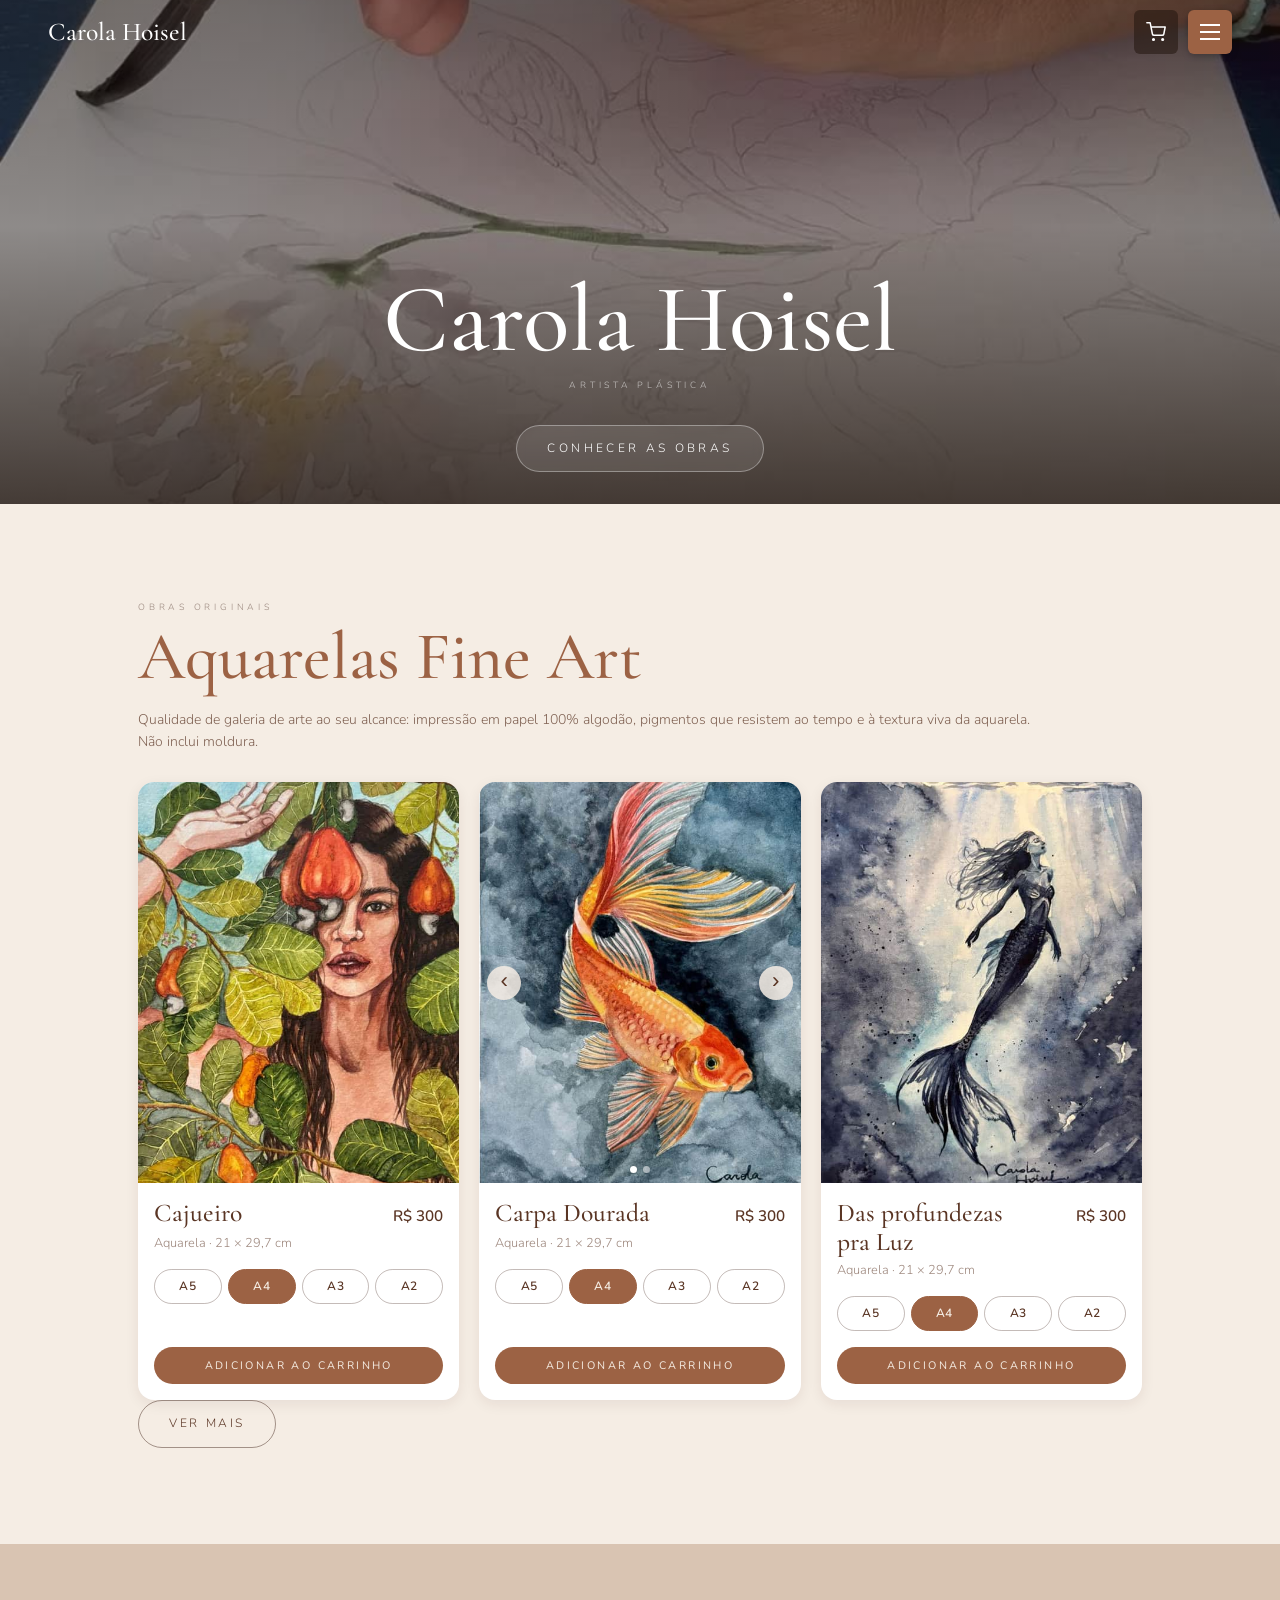
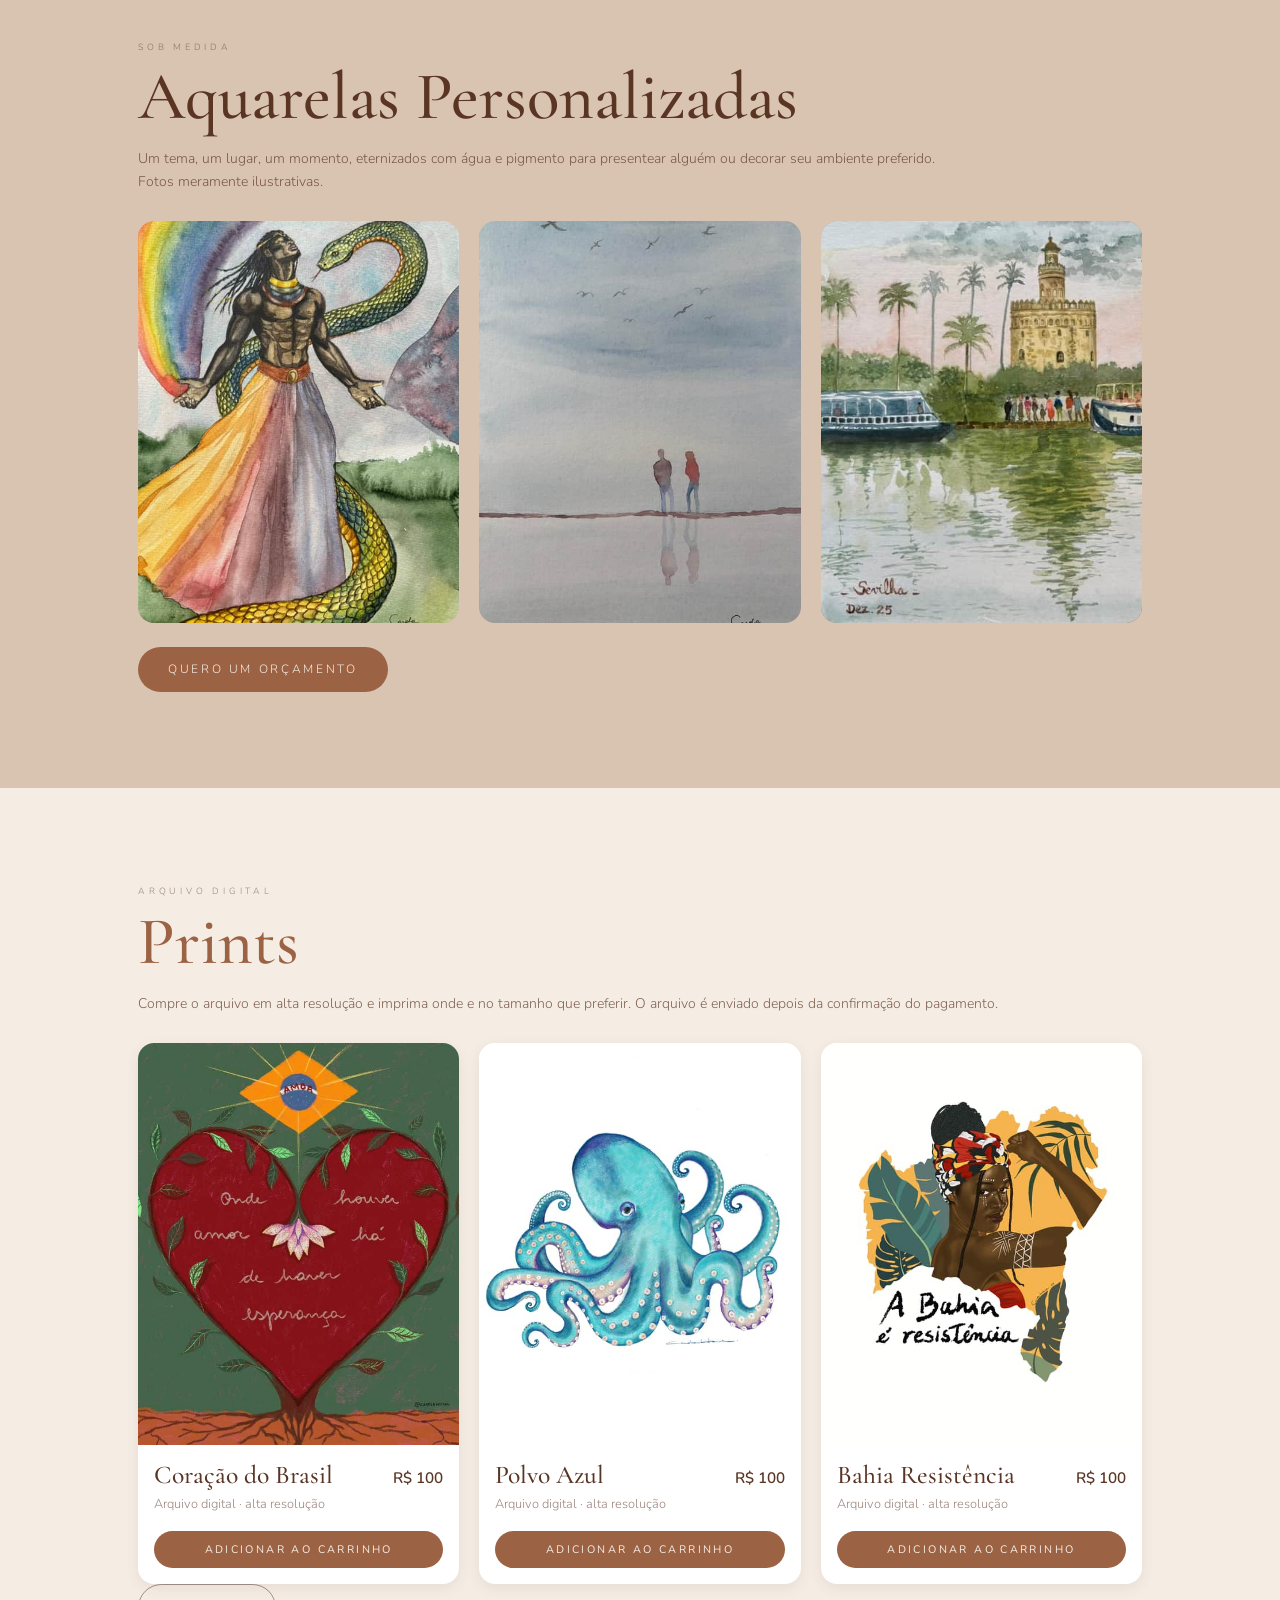
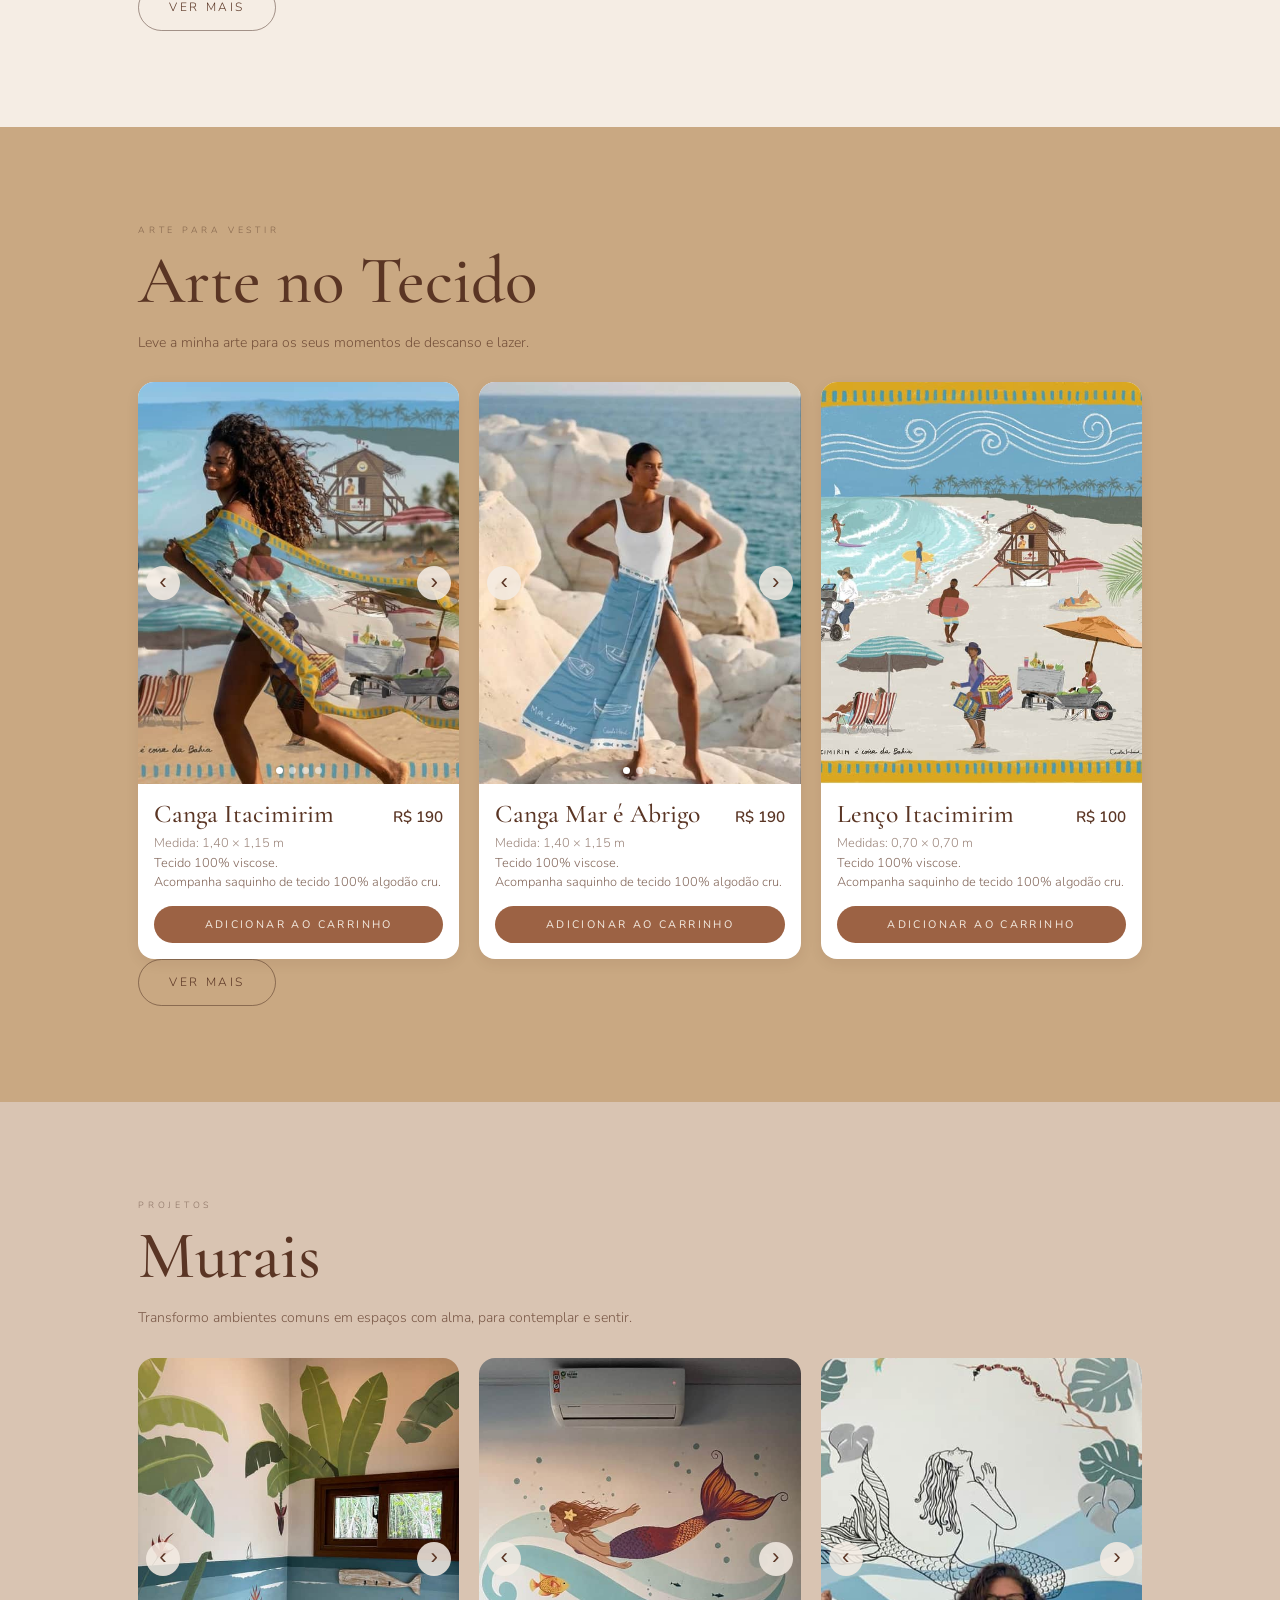
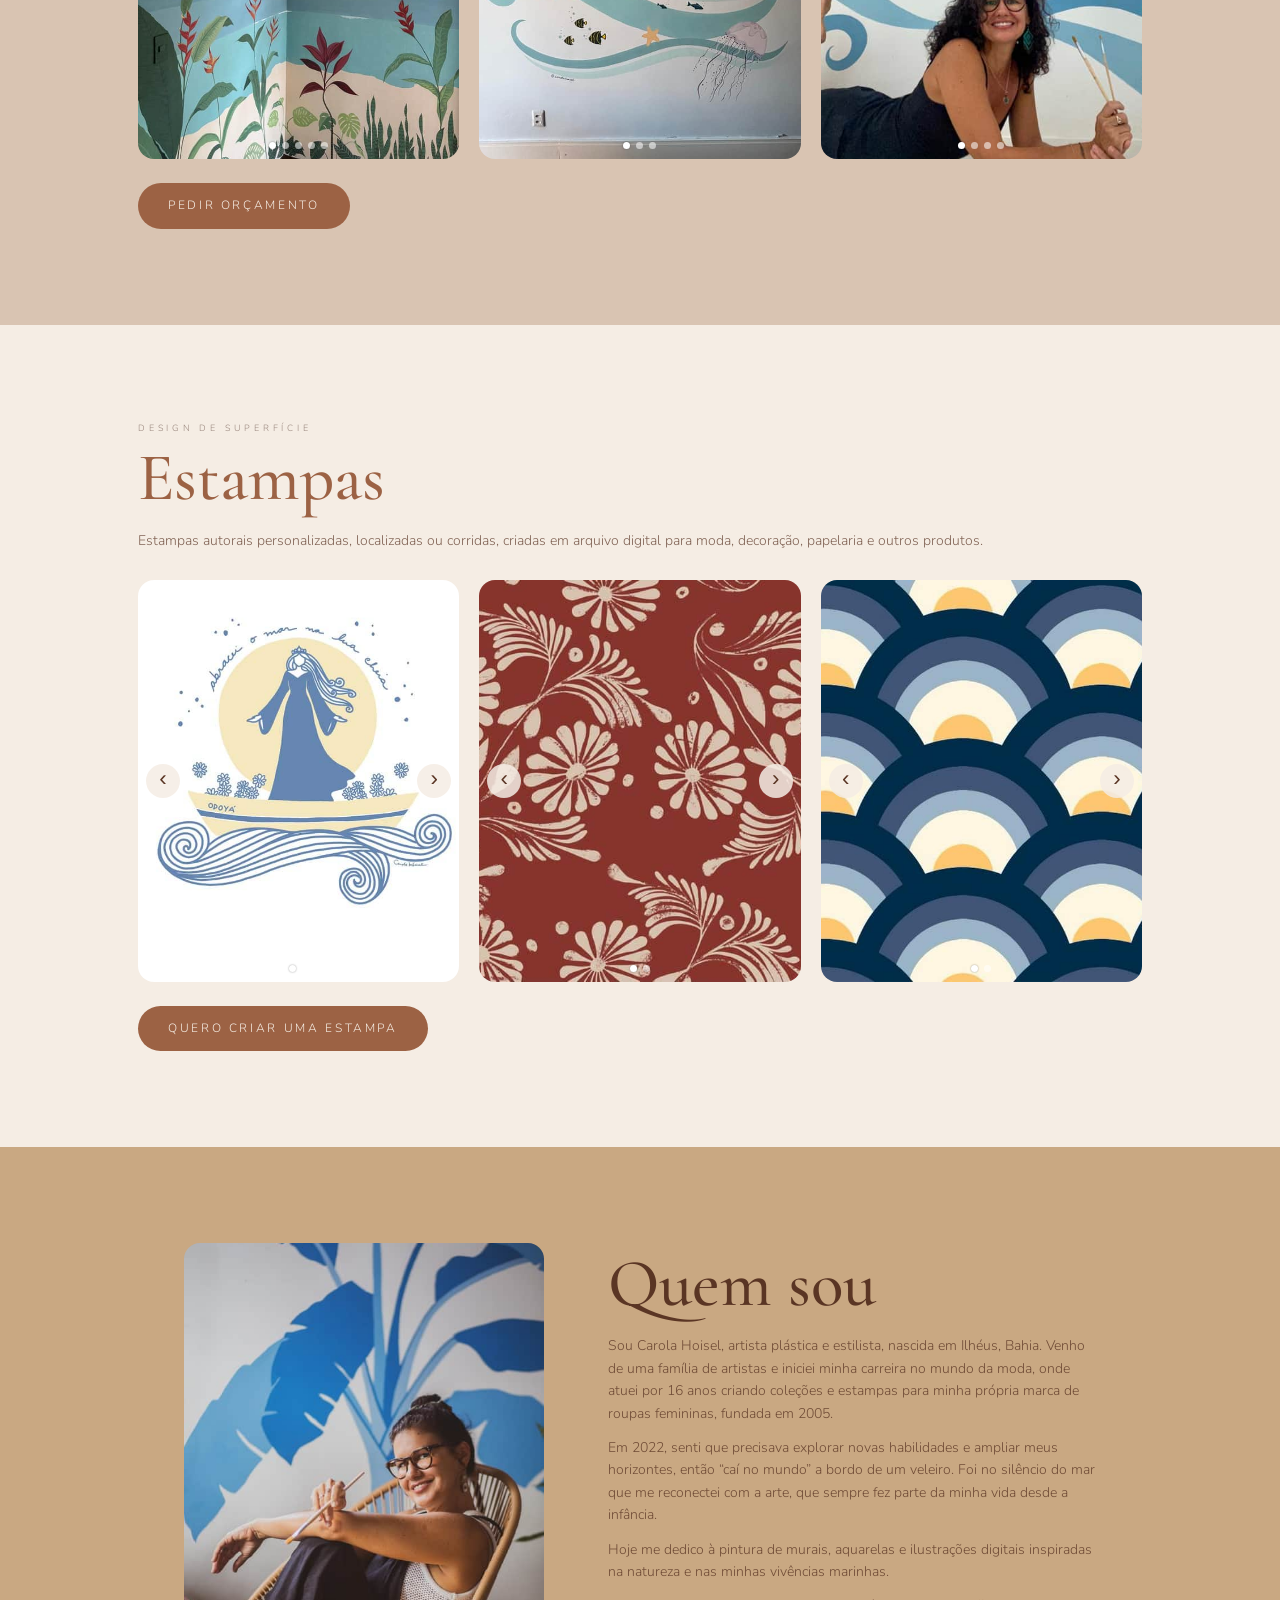
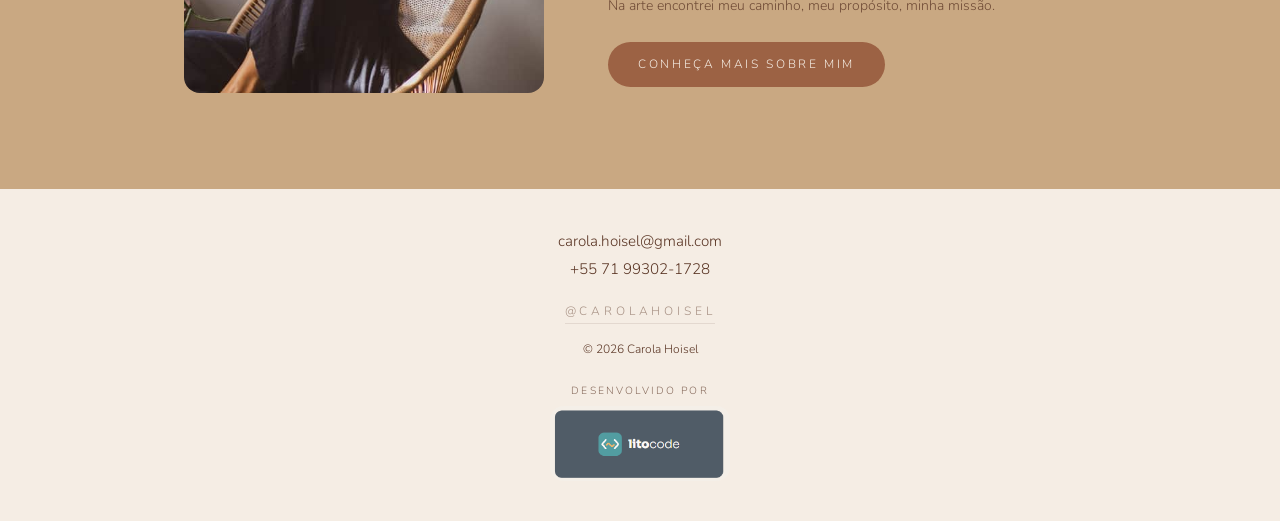
<file: index.html>
<!doctype html>
<html lang="pt-BR">

<head>
  <meta charset="utf-8">
  <meta name="viewport" content="width=device-width, initial-scale=1">
  <title>Carola Hoisel — Artista</title>
  <meta name="description" content="Carola Hoisel, artista. Obras e arte sob medida.">
  <link rel="preconnect" href="https://fonts.googleapis.com">
  <link rel="preconnect" href="https://fonts.gstatic.com" crossorigin>
  <link
    href="https://fonts.googleapis.com/css2?family=Cormorant+Garamond:wght@400;500;600&family=Nunito:wght@300;400;600&display=swap"
    rel="stylesheet">
  <link rel="stylesheet" href="styles.css?v=126">
</head>

<body id="topo">

  <!-- HERO -->
  <section class="hero">
    <header class="header">
      <a href="#topo" class="brand">Carola Hoisel</a>
      <div class="header-actions">
        <button class="cart-btn" id="cartOpen" type="button" aria-label="Abrir carrinho">
          <svg viewBox="0 0 24 24" width="20" height="20" fill="none" stroke="currentColor" stroke-width="1.8"
            stroke-linecap="round" stroke-linejoin="round" aria-hidden="true">
            <circle cx="9" cy="21" r="1" />
            <circle cx="20" cy="21" r="1" />
            <path d="M1 1h4l2.68 13.39a2 2 0 0 0 2 1.61h9.72a2 2 0 0 0 2-1.61L23 6H6" />
          </svg>
          <span class="cart-count" id="cartCount" hidden>0</span>
        </button>
        <button class="burger" id="burger" aria-label="Abrir menu" aria-expanded="false" aria-controls="menu">
          <span></span><span></span><span></span>
        </button>
      </div>
      <nav class="menu" id="menu">
        <ul>
          <li><a href="#topo">Início</a></li>
          <li><a href="colecao.html?c=fine-art">Aquarelas Fine Art</a></li>
          <li><a href="orcamento.html">Aquarelas Personalizadas</a></li>
          <li><a href="colecao.html?c=prints">Prints</a></li>
          <li><a href="colecao.html?c=tecido">Arte no Tecido</a></li>
          <li><a href="#murais">Murais</a></li>
          <li><a href="#estampas">Estampas</a></li>
          <li><a href="#quem-sou">Quem sou</a></li>
        </ul>
      </nav>
    </header>

    <!-- Troque por <img src="hero.jpg"> ou <video> (veja o README no script.js) -->
    <video class="hero-media ph" style="--c1:#c9a882;--c2:#8c6a4f" poster="hero-poster.jpg" autoplay muted loop
      playsinline preload="metadata" aria-hidden="true">
      <source src="hero.mp4" type="video/mp4">
    </video>
    <div class="hero-shade"></div>

    <div class="hero-copy">
      <h1 class="hero-title">Carola Hoisel</h1>
      <p class="eyebrow light">artista plástica</p>
      <a href="#fine-art" class="pill pill-glass">Conhecer as obras</a>
    </div>
  </section>

  <!-- AQUARELAS FINE ART -->
  <section id="fine-art" class="sec bg-creme">
    <div class="sec-text reveal">
      <p class="eyebrow">obras originais</p>
      <h2 class="siena">Aquarelas Fine Art</h2>
      <p>Qualidade de galeria de arte ao seu alcance: impressão em papel 100% algodão, pigmentos que resistem ao tempo e
        à
        textura viva da aquarela. </br> Não inclui moldura.</p>
    </div>
    <div class="shop" data-cat="fine-art" data-limit="3"></div>
    <div class="sec-cta reveal"><a class="pill pill-outline" href="colecao.html?c=fine-art">Ver mais</a></div>
  </section>

  <!-- AQUARELAS PERSONALIZADAS -->
  <section id="personalizadas" class="sec bg-peach">
    <div class="sec-text reveal">
      <p class="eyebrow">sob medida</p>
      <h2>Aquarelas Personalizadas</h2>
      <p>Um tema, um lugar, um momento, eternizados com água e pigmento para presentear alguém ou decorar seu ambiente
        preferido.</br> Fotos meramente ilustrativas.</p>
    </div>
    <div class="grid-gallery grid-3" data-count="3" data-colors="#b07a6e,#c9a882,#8a9a86"></div>
    <div class="sec-cta reveal"><a class="pill pill-dark" href="orcamento.html">Quero um orçamento</a>

    </div>
  </section>

  <!-- PRINTS -->
  <section id="prints" class="sec bg-creme">
    <div class="sec-text reveal">
      <p class="eyebrow">arquivo digital</p>
      <h2 class="siena">Prints</h2>
      <p>Compre o arquivo em alta resolução e imprima onde e no tamanho que preferir. O arquivo é enviado depois da
        confirmação do pagamento.</p>
    </div>
    <div class="shop" data-cat="prints" data-limit="3"></div>
    <div class="sec-cta reveal"><a class="pill pill-outline" href="colecao.html?c=prints">Ver mais</a></div>
  </section>

  <!-- ARTE NO TECIDO -->
  <section id="tecido" class="sec bg-areia">
    <div class="sec-text reveal">
      <p class="eyebrow">arte para vestir</p>
      <h2>Arte no Tecido</h2>
      <p>Leve a minha arte para os seus momentos de descanso e lazer.</p>
    </div>
    <div class="shop" data-cat="tecido" data-limit="3"></div>
    <div class="sec-cta reveal"><a class="pill pill-outline" href="colecao.html?c=tecido">Ver mais</a></div>
  </section>

  <!-- MURAIS -->
  <section id="murais" class="sec bg-peach">
    <div class="sec-text reveal">
      <p class="eyebrow">projetos</p>
      <h2>Murais</h2>
      <p>Transformo ambientes comuns em espaços com alma, para contemplar e sentir.</p>
    </div>
    <div class="grid-gallery grid-3" data-count="3" data-colors="#8a9a86,#c9a882,#b07a6e"></div>
    <div class="sec-cta reveal"><a class="pill pill-dark" data-wa="Olá, Carola! Quero um orçamento para um mural.">Pedir
        orçamento</a>
    </div>
  </section>

  <!-- ESTAMPAS -->
  <section id="estampas" class="sec bg-creme">
    <div class="sec-text reveal">
      <p class="eyebrow">design de superfície</p>
      <h2 class="siena">Estampas</h2>
      <p>Estampas autorais personalizadas, localizadas ou corridas, criadas em arquivo digital para moda, decoração,
        papelaria e outros produtos.
      </p>
    </div>
    <div class="grid-gallery grid-3" data-count="3" data-colors="#d9c4b2,#7d9a8c,#b07a6e"></div>
    <div class="sec-cta reveal"><a class="pill pill-siena" data-wa="Olá, Carola! Tenho interesse nas estampas.">Quero
        criar uma estampa</a>
    </div>
  </section>

  <!-- QUEM SOU -->
  <section id="quem-sou" class="sec bg-areia about">
    <div class="about-grid">
      <img class="about-photo reveal" src="PERFIL/carola-hoisel.jpg?v=2"
        alt="Carola Hoisel pintando, sentada numa cadeira de vime em frente a um mural azul" loading="lazy">
      <div class="reveal">
        <h2>Quem sou</h2>
        <p>Sou Carola Hoisel, artista plástica e estilista, nascida em Ilhéus, Bahia. Venho de uma família de artistas e
          iniciei minha carreira no mundo da moda, onde atuei por 16 anos criando coleções e estampas para minha própria
          marca de roupas femininas, fundada em 2005.</p>
        <p>Em 2022, senti que precisava explorar novas habilidades e ampliar meus horizontes, então “caí no mundo” a
          bordo de um veleiro. Foi no silêncio do mar que me reconectei com a arte, que sempre fez parte da minha vida
          desde a infância.</p>
        <p>Hoje me dedico à pintura de murais, aquarelas e ilustrações digitais inspiradas na natureza e nas minhas
          vivências marinhas.</p>
        <p>Na arte encontrei meu caminho, meu propósito, minha missão.</p>
        <a class="pill pill-dark sobre-btn" href="sobre.html">Conheça mais sobre mim</a>
      </div>
    </div>
  </section>

  <footer class="foot reveal">
    <div class="contact">
      <a href="mailto:carola.hoisel@gmail.com">carola.hoisel@gmail.com</a>
      <a href="https://wa.me/5571993021728" target="_blank" rel="noopener">+55 71 99302-1728</a>
    </div>
    <a class="insta" href="https://www.instagram.com/carolahoisel/" target="_blank" rel="noopener">@carolahoisel</a>
    <p>© <span id="year"></span> Carola Hoisel</p>
    <a class="credit" id="creditLink" href="#" target="_blank" rel="noopener"
      aria-label="Site desenvolvido por litocode">
      <span>Desenvolvido por</span>
      <img src="litocode.png" alt="litocode">
    </a>
  </footer>

  <!-- CARRINHO -->
  <div class="drawer-overlay" id="drawerOverlay" hidden></div>
  <aside class="drawer" id="drawer" aria-label="Carrinho de compras" aria-hidden="true">
    <div class="drawer-head">
      <h3>Seu carrinho</h3>
      <button type="button" class="drawer-close" id="cartClose" aria-label="Fechar carrinho">×</button>
    </div>
    <p class="drawer-empty" id="cartEmpty">Seu carrinho está vazio. Escolha uma obra para começar.</p>
    <ul class="drawer-items" id="cartItems"></ul>
    <div class="drawer-foot" id="cartFoot">
      <div class="frete" id="freteBox">
        <label for="cep">CEP para calcular o frete</label>
        <div class="frete-row">
          <input id="cep" inputmode="numeric" maxlength="9" placeholder="00000-000" autocomplete="postal-code">
          <button type="button" class="size" id="cepBtn">Calcular</button>
        </div>
        <p class="frete-msg" id="freteMsg" aria-live="polite"></p>
        <div class="frete-opcoes" id="freteOpcoes"></div>
      </div>
      <div class="email-box" id="emailBox" hidden>
        <label for="emailCliente">E-mail para receber o arquivo dos prints</label>
        <input id="emailCliente" type="email" inputmode="email" autocomplete="email" placeholder="seuemail@exemplo.com">
        <p class="frete-msg" id="emailMsg" aria-live="polite"></p>
      </div>
      <div class="drawer-line"><span>Subtotal</span><span id="cartSub">R$ 0</span></div>
      <div class="drawer-line"><span>Frete</span><span id="cartFrete">—</span></div>
      <div class="drawer-total"><span>Total</span><strong id="cartTotal">R$ 0</strong></div>
      <button type="button" class="pill pill-siena drawer-checkout" id="checkout">Pague no Pix</button>
    </div>
    <div class="pagamento" id="pagamento" hidden>
      <button type="button" class="pag-voltar" id="pagVoltar">← Voltar ao carrinho</button>
      <h3>Pagamento por Pix</h3>
      <p class="pag-total">Valor a pagar <strong id="pagTotal"></strong></p>
      <div class="pag-qr" id="pagQr" aria-label="QR Code do Pix"></div>
      <p class="pag-sub">Ou use o Pix copia e cola</p>
      <textarea id="pagCodigo" rows="4" readonly></textarea>
      <button type="button" class="pill pill-dark" id="pagCopiar">Copiar código Pix</button>
      <p class="pag-sub" id="pagEmail" hidden></p>
      <p class="pag-sub">Depois de pagar, envie o comprovante para a Carola. Pedido <strong id="pagPedido"></strong></p>
      <a class="pill pill-siena" id="pagWhats" target="_blank" rel="noopener">Enviar comprovante pelo WhatsApp</a>
    </div>
  </aside>

  <script src="qrcode.js"></script>
  <script src="script.js?v=126"></script>
</body>

</html>
</file>
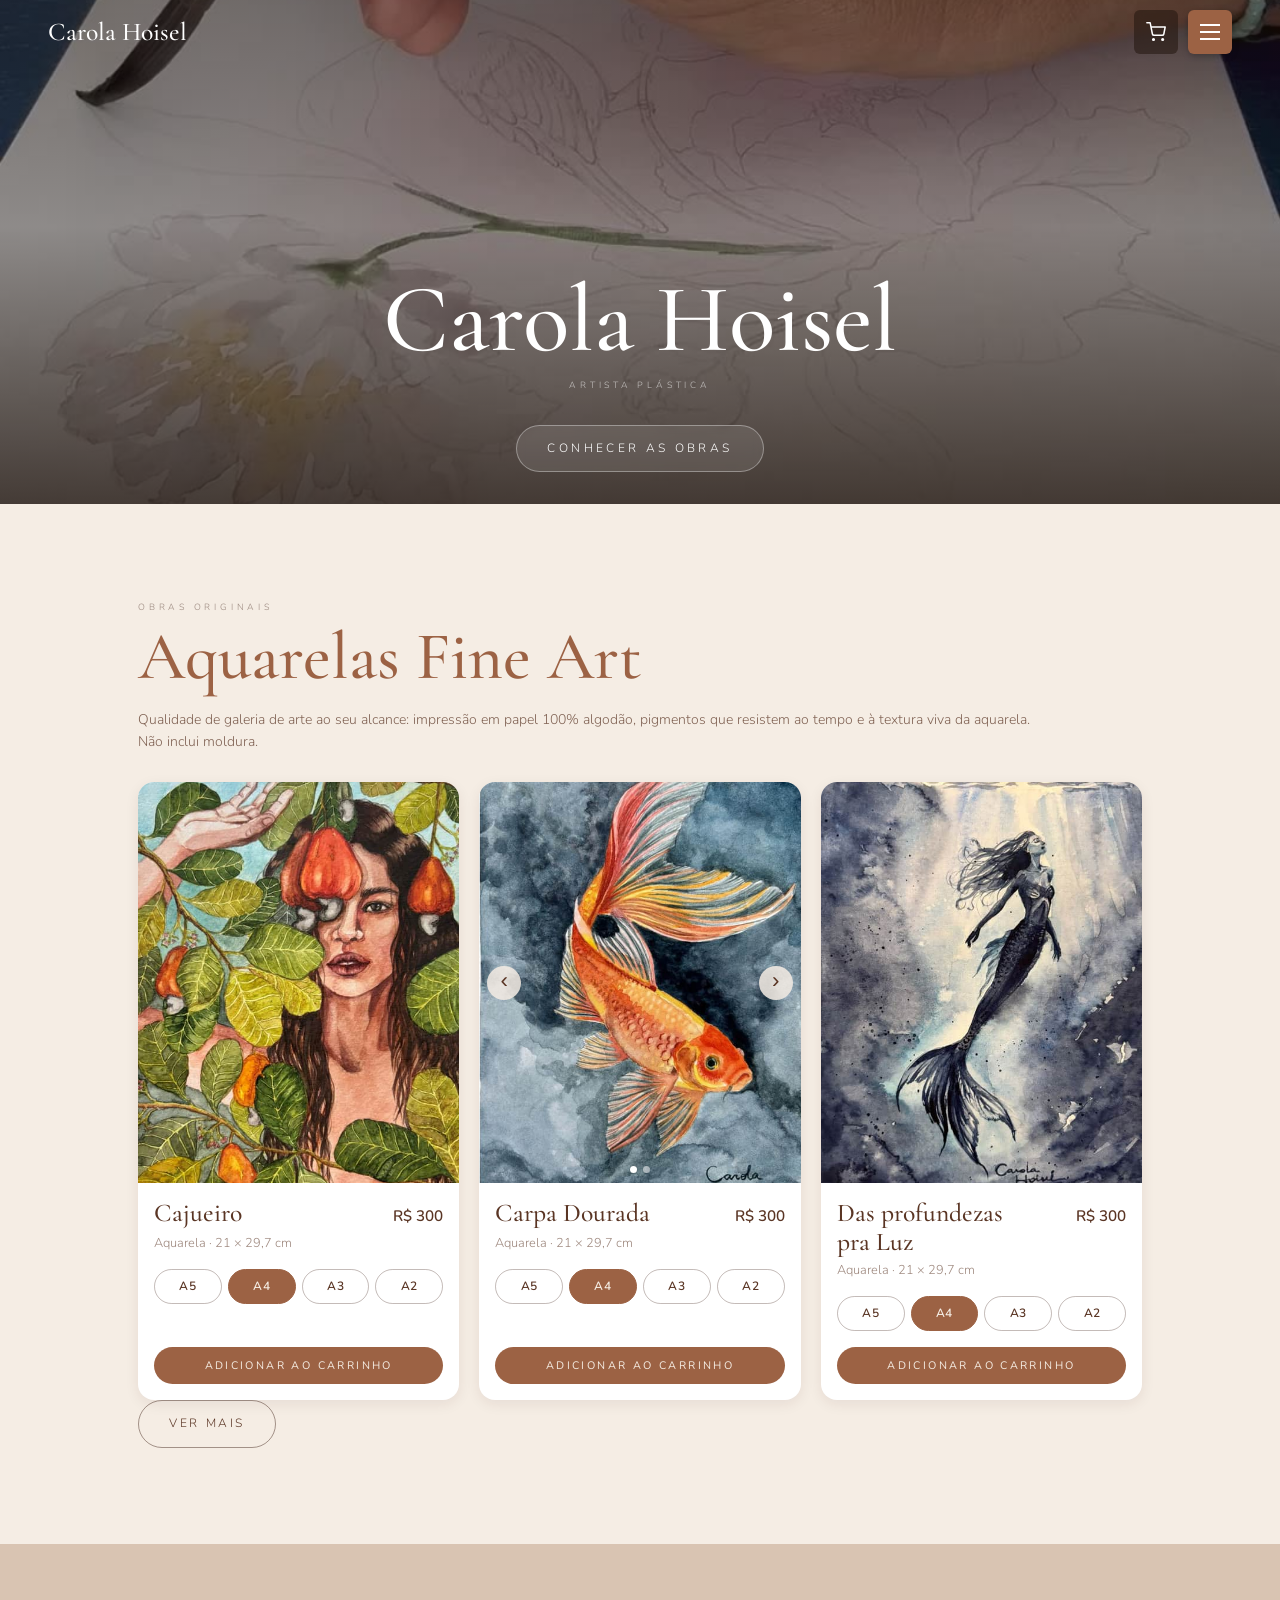
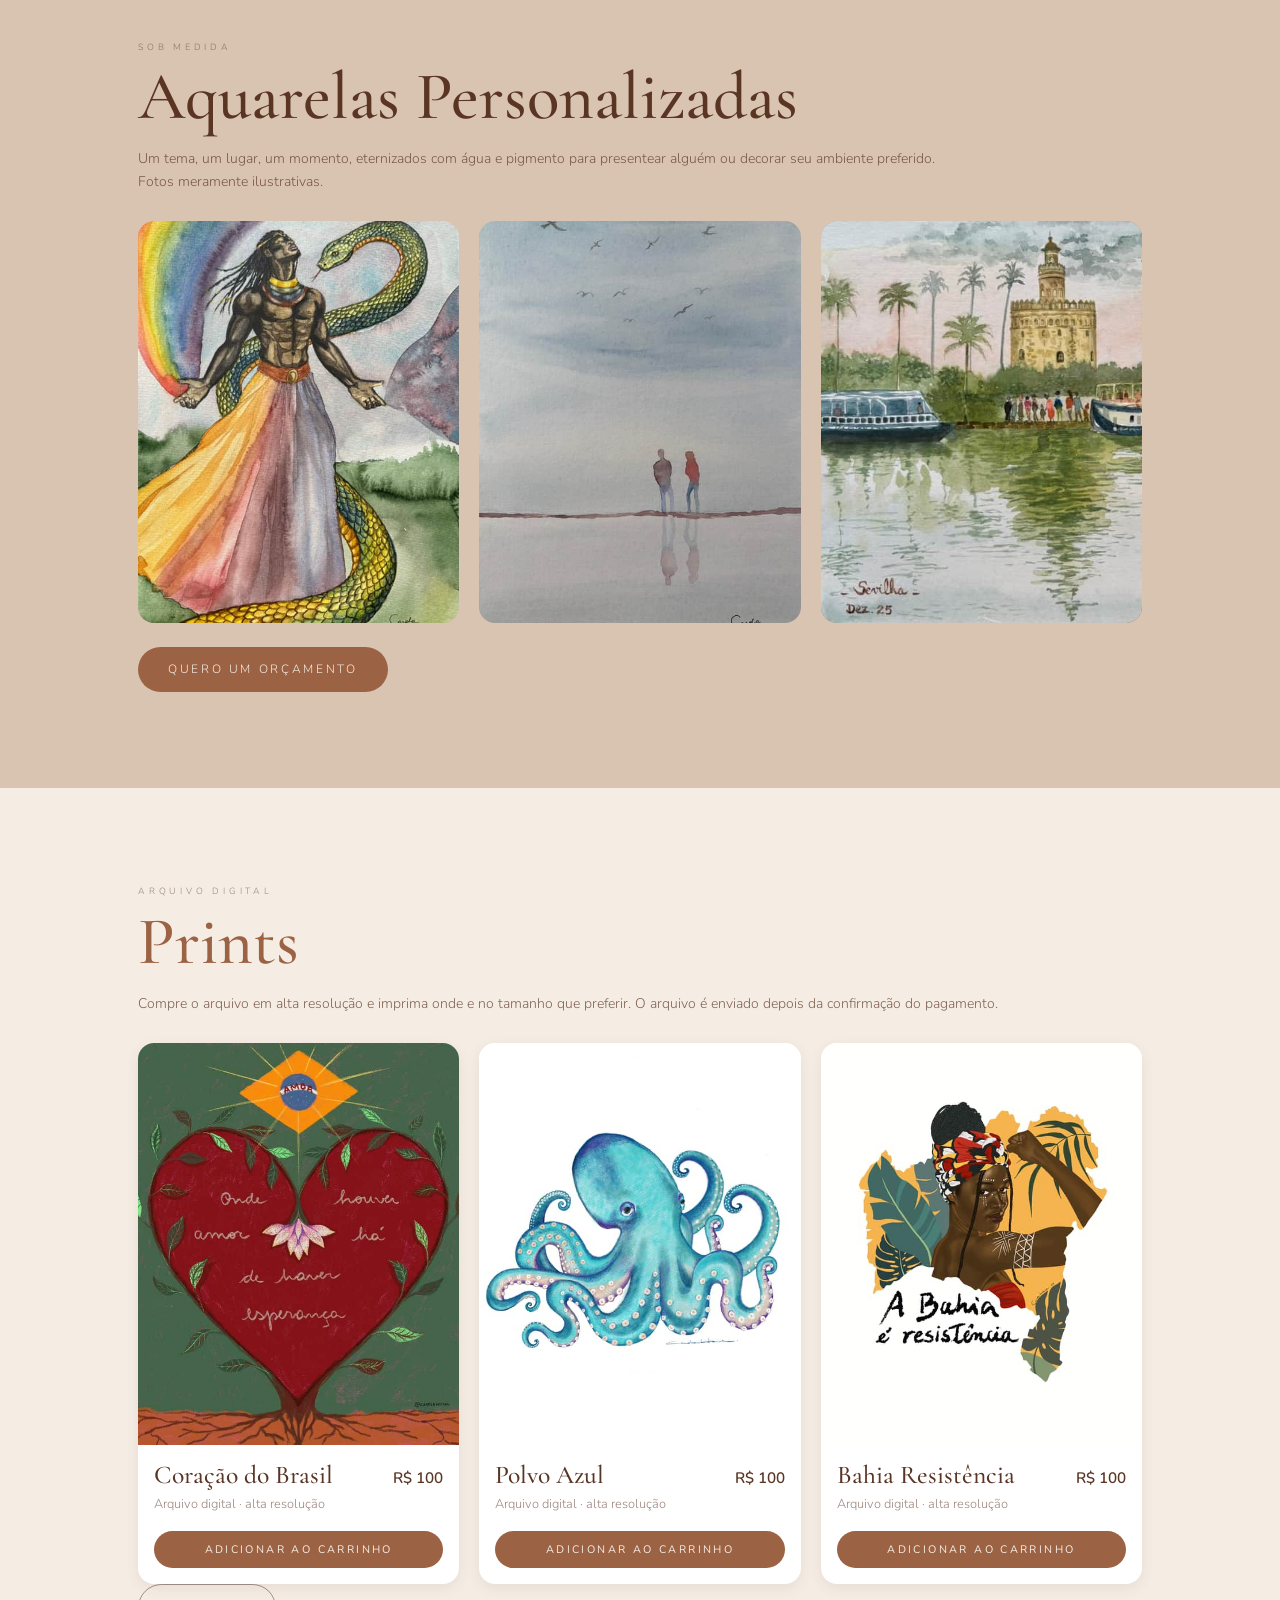
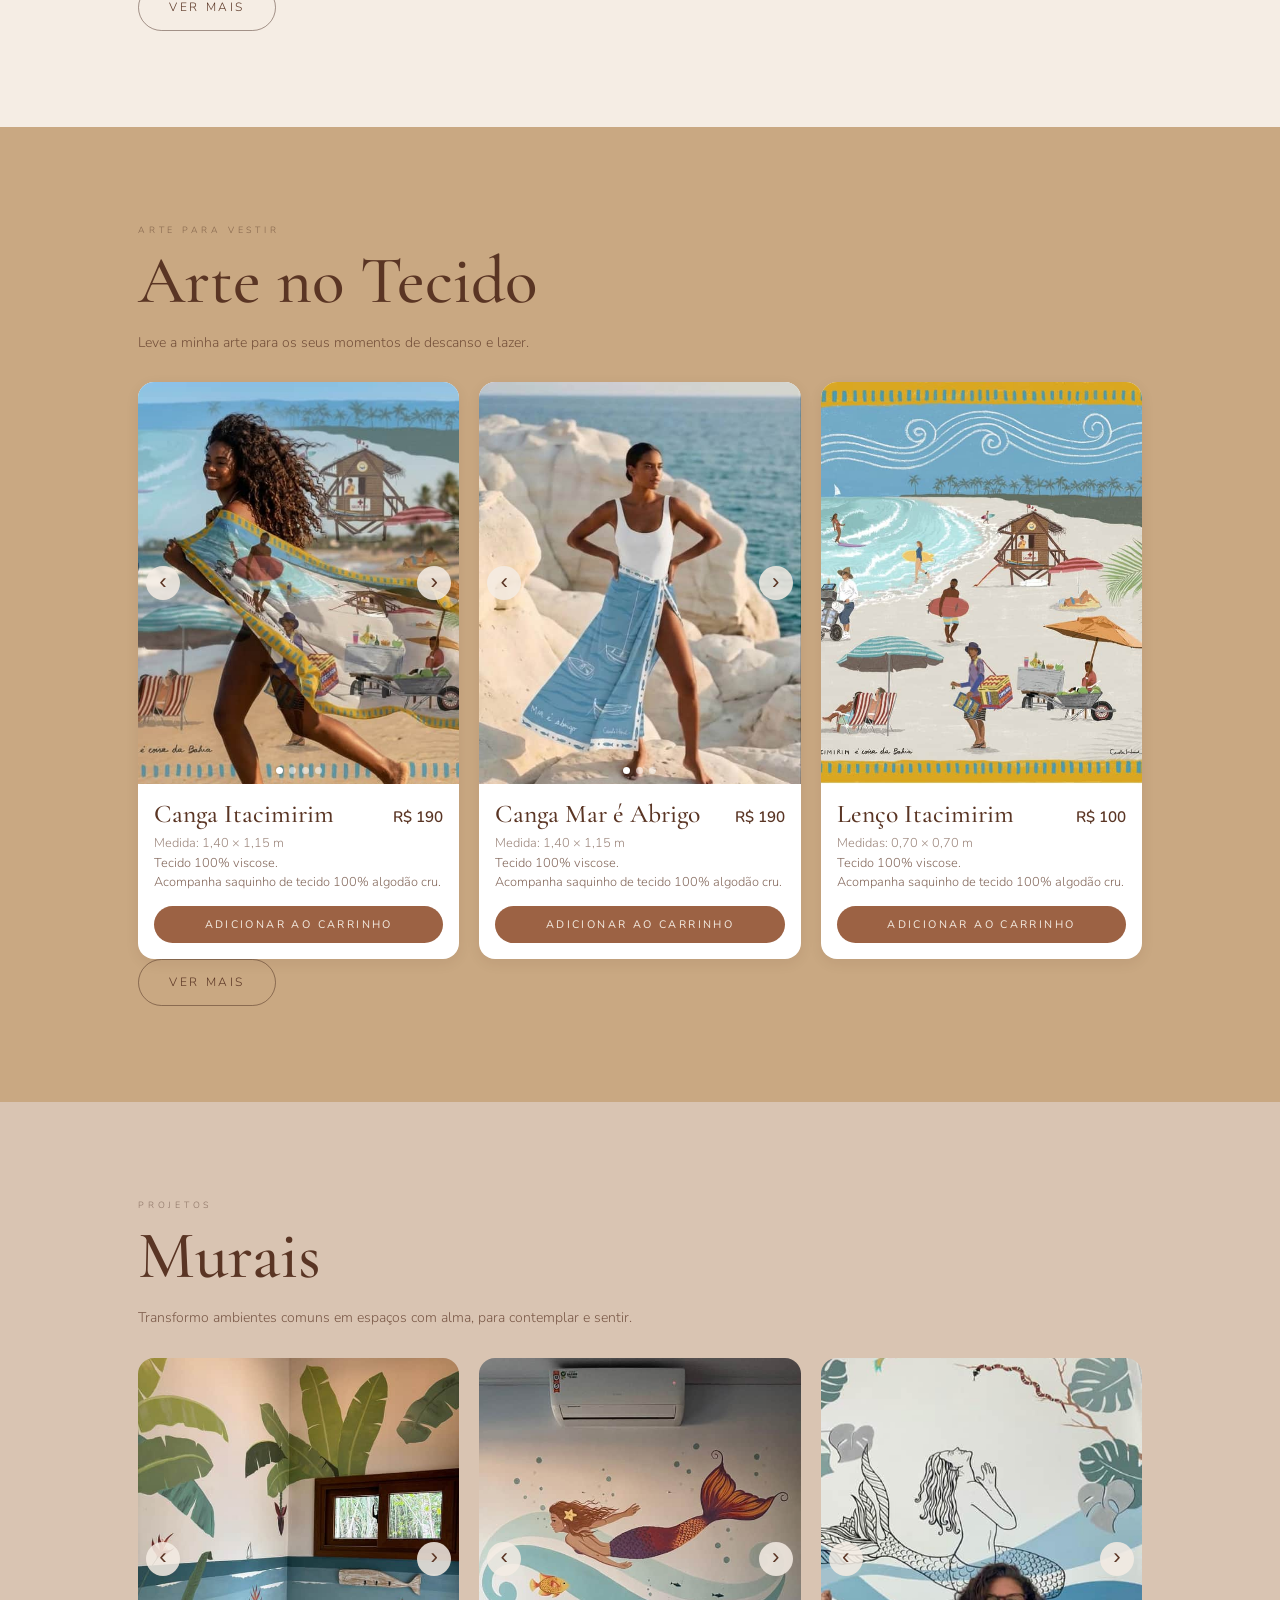
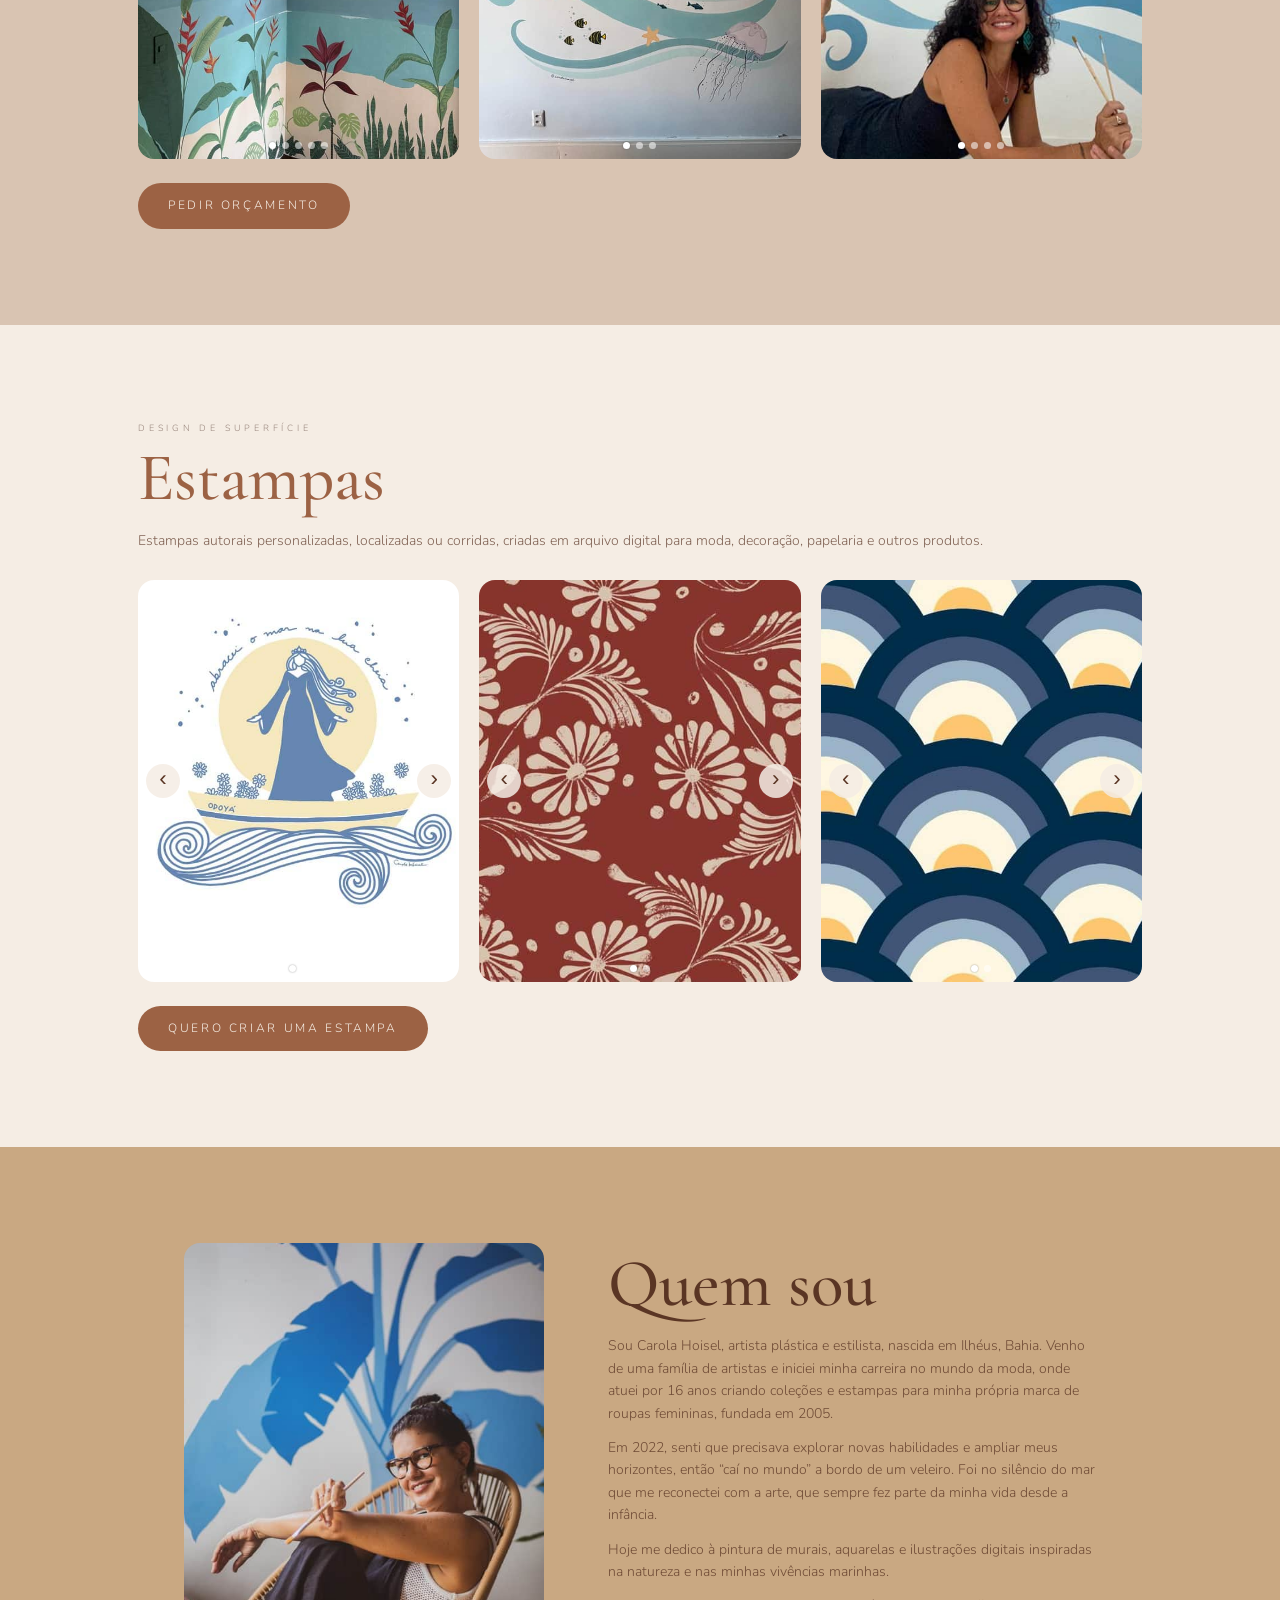
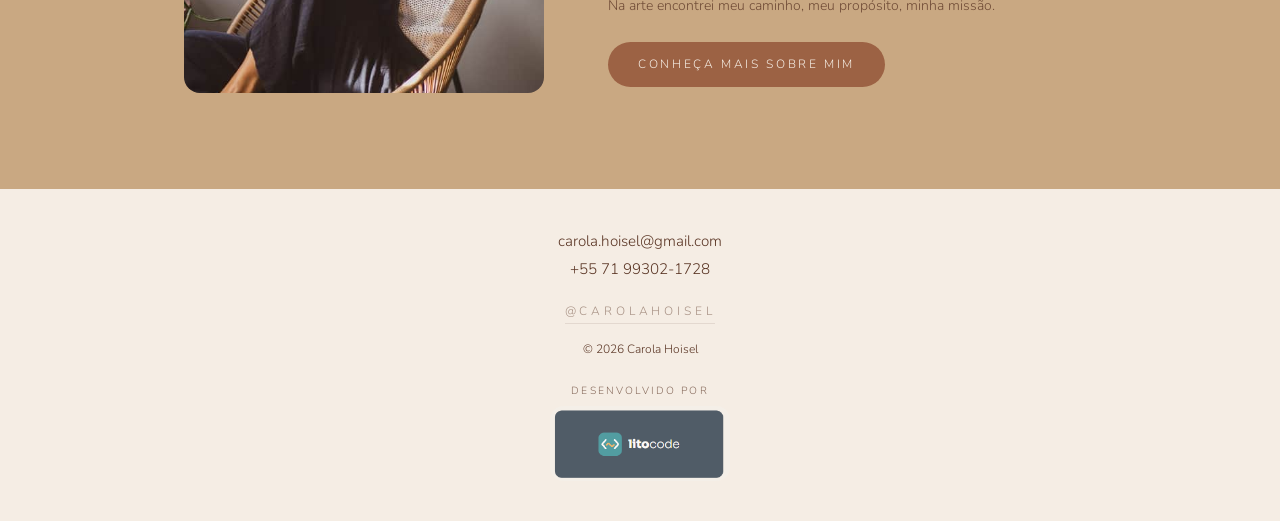
<file: colecao.html>
<!doctype html>
<html lang="pt-BR">

<head>
  <meta charset="utf-8">
  <meta name="viewport" content="width=device-width, initial-scale=1">
  <title>Carola Hoisel — Artista</title>
  <link rel="preconnect" href="https://fonts.googleapis.com">
  <link rel="preconnect" href="https://fonts.gstatic.com" crossorigin>
  <link
    href="https://fonts.googleapis.com/css2?family=Cormorant+Garamond:wght@400;500;600&family=Nunito:wght@300;400;600&display=swap"
    rel="stylesheet">
  <link rel="stylesheet" href="styles.css?v=126">
</head>

<body id="topo">

  <header class="header header-solid">
    <a href="index.html" class="brand">Carola Hoisel</a>
    <div class="header-actions">
      <button class="cart-btn" id="cartOpen" type="button" aria-label="Abrir carrinho">
        <svg viewBox="0 0 24 24" width="20" height="20" fill="none" stroke="currentColor" stroke-width="1.8"
          stroke-linecap="round" stroke-linejoin="round" aria-hidden="true">
          <circle cx="9" cy="21" r="1" /><circle cx="20" cy="21" r="1" />
          <path d="M1 1h4l2.68 13.39a2 2 0 0 0 2 1.61h9.72a2 2 0 0 0 2-1.61L23 6H6" />
        </svg>
        <span class="cart-count" id="cartCount" hidden>0</span>
      </button>
      <button class="burger" id="burger" aria-label="Abrir menu" aria-expanded="false" aria-controls="menu">
        <span></span><span></span><span></span>
      </button>
    </div>
    <nav class="menu" id="menu">
      <ul>
        <li><a href="index.html">Início</a></li>
        <li><a href="colecao.html?c=fine-art">Aquarelas Fine Art</a></li>
        <li><a href="orcamento.html">Aquarelas Personalizadas</a></li>
        <li><a href="colecao.html?c=prints">Prints</a></li>
        <li><a href="colecao.html?c=tecido">Arte no Tecido</a></li>
        <li><a href="index.html#murais">Murais</a></li>
        <li><a href="index.html#estampas">Estampas</a></li>
      </ul>
    </nav>
  </header>

  <main class="sec colecao" id="colecao">
    <div class="sec-text">
      <a class="back" id="colBack" href="index.html">← Voltar</a>
      <p class="eyebrow" id="colEyebrow"></p>
      <h2 class="siena" id="colTitle"></h2>
      <p id="colText"></p>
    </div>
    <div class="shop" id="colShop" hidden></div>
    <div class="grid-gallery" id="colGrid" hidden></div>
    <div class="sec-cta" id="colCta" hidden></div>
    <div class="sec-cta voltar"><a class="pill pill-outline" href="index.html">← Voltar para a página inicial</a></div>
  </main>

  <footer class="foot">
    <div class="contact">
      <a href="mailto:carola.hoisel@gmail.com">carola.hoisel@gmail.com</a>
      <a href="https://wa.me/5571993021728" target="_blank" rel="noopener">+55 71 99302-1728</a>
    </div>
    <a class="insta" href="https://www.instagram.com/carolahoisel/" target="_blank" rel="noopener">@carolahoisel</a>
    <p>© <span id="year"></span> Carola Hoisel</p>
    <a class="credit" id="creditLink" href="#" target="_blank" rel="noopener"
      aria-label="Site desenvolvido por litocode">
      <span>Desenvolvido por</span>
      <img src="litocode.png" alt="litocode">
    </a>
  </footer>

  <!-- CARRINHO -->
  <div class="drawer-overlay" id="drawerOverlay" hidden></div>
  <aside class="drawer" id="drawer" aria-label="Carrinho de compras" aria-hidden="true">
    <div class="drawer-head">
      <h3>Seu carrinho</h3>
      <button type="button" class="drawer-close" id="cartClose" aria-label="Fechar carrinho">×</button>
    </div>
    <p class="drawer-empty" id="cartEmpty">Seu carrinho está vazio. Escolha uma obra para começar.</p>
    <ul class="drawer-items" id="cartItems"></ul>
    <div class="drawer-foot" id="cartFoot">
      <div class="frete" id="freteBox">
        <label for="cep">CEP para calcular o frete</label>
        <div class="frete-row">
          <input id="cep" inputmode="numeric" maxlength="9" placeholder="00000-000" autocomplete="postal-code">
          <button type="button" class="size" id="cepBtn">Calcular</button>
        </div>
        <p class="frete-msg" id="freteMsg" aria-live="polite"></p>
        <div class="frete-opcoes" id="freteOpcoes"></div>
      </div>
      <div class="email-box" id="emailBox" hidden>
        <label for="emailCliente">E-mail para receber o arquivo dos prints</label>
        <input id="emailCliente" type="email" inputmode="email" autocomplete="email" placeholder="seuemail@exemplo.com">
        <p class="frete-msg" id="emailMsg" aria-live="polite"></p>
      </div>
      <div class="drawer-line"><span>Subtotal</span><span id="cartSub">R$ 0</span></div>
      <div class="drawer-line"><span>Frete</span><span id="cartFrete">—</span></div>
      <div class="drawer-total"><span>Total</span><strong id="cartTotal">R$ 0</strong></div>
      <button type="button" class="pill pill-siena drawer-checkout" id="checkout">Pague no Pix</button>
    </div>
    <div class="pagamento" id="pagamento" hidden>
      <button type="button" class="pag-voltar" id="pagVoltar">← Voltar ao carrinho</button>
      <h3>Pagamento por Pix</h3>
      <p class="pag-total">Valor a pagar <strong id="pagTotal"></strong></p>
      <div class="pag-qr" id="pagQr" aria-label="QR Code do Pix"></div>
      <p class="pag-sub">Ou use o Pix copia e cola</p>
      <textarea id="pagCodigo" rows="4" readonly></textarea>
      <button type="button" class="pill pill-dark" id="pagCopiar">Copiar código Pix</button>
      <p class="pag-sub" id="pagEmail" hidden></p>
      <p class="pag-sub">Depois de pagar, envie o comprovante para a Carola. Pedido <strong id="pagPedido"></strong></p>
      <a class="pill pill-siena" id="pagWhats" target="_blank" rel="noopener">Enviar comprovante pelo WhatsApp</a>
    </div>
  </aside>

  <script src="qrcode.js"></script>
  <script src="script.js?v=126"></script>
</body>

</html>
</file>
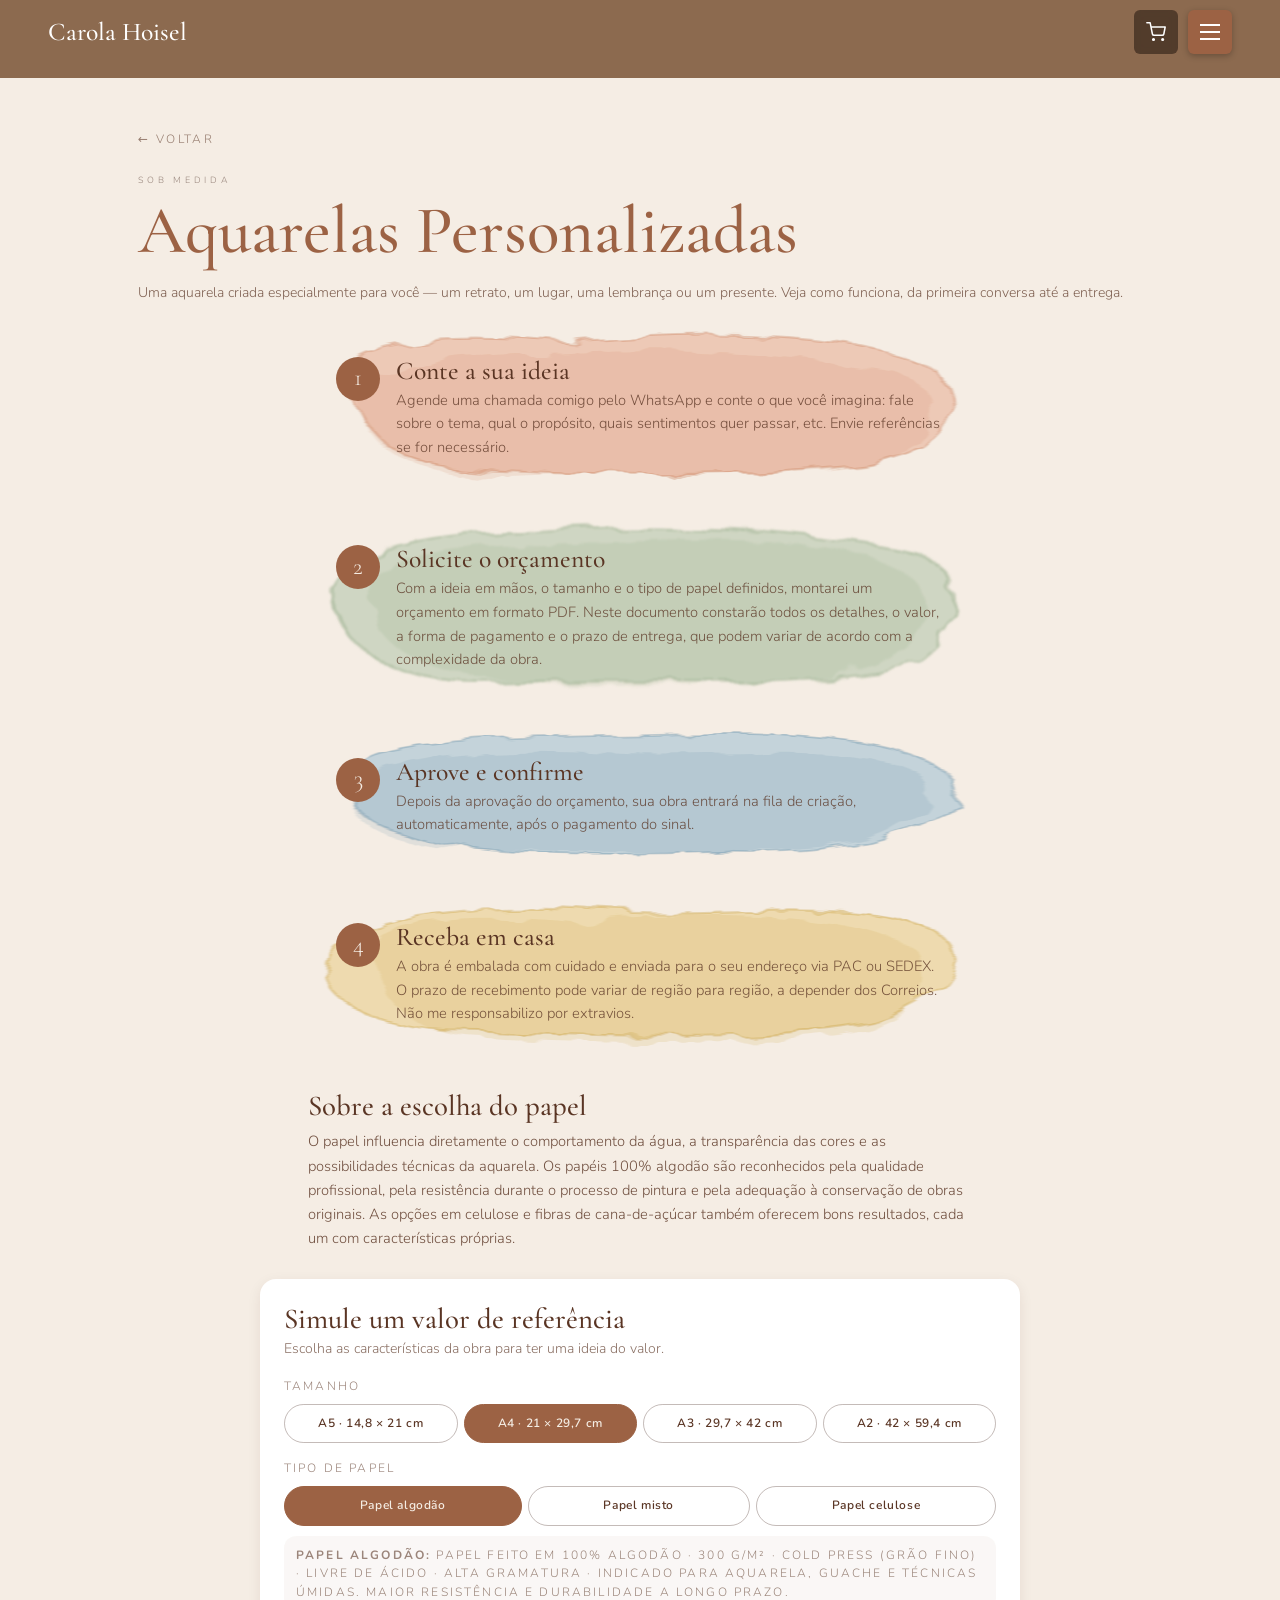
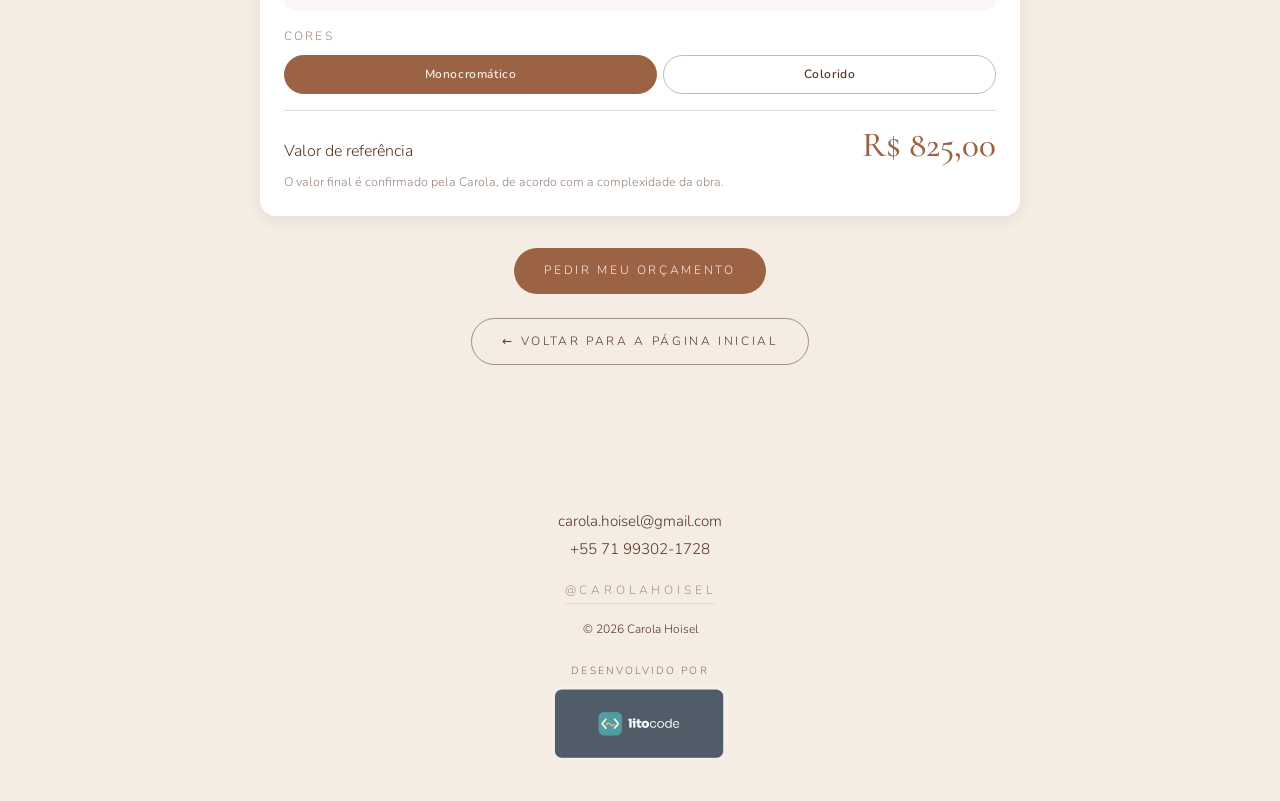
<file: orcamento.html>
<!doctype html>
<html lang="pt-BR">

<head>
  <meta charset="utf-8">
  <meta name="viewport" content="width=device-width, initial-scale=1">
  <title>Aquarelas Personalizadas — Carola Hoisel</title>
  <link rel="preconnect" href="https://fonts.googleapis.com">
  <link rel="preconnect" href="https://fonts.gstatic.com" crossorigin>
  <link
    href="https://fonts.googleapis.com/css2?family=Cormorant+Garamond:wght@400;500;600&family=Nunito:wght@300;400;600&display=swap"
    rel="stylesheet">
  <link rel="stylesheet" href="styles.css?v=126">
</head>

<body id="topo">

  <header class="header header-solid">
    <a href="index.html" class="brand">Carola Hoisel</a>
    <div class="header-actions">
      <button class="cart-btn" id="cartOpen" type="button" aria-label="Abrir carrinho">
        <svg viewBox="0 0 24 24" width="20" height="20" fill="none" stroke="currentColor" stroke-width="1.8"
          stroke-linecap="round" stroke-linejoin="round" aria-hidden="true">
          <circle cx="9" cy="21" r="1" />
          <circle cx="20" cy="21" r="1" />
          <path d="M1 1h4l2.68 13.39a2 2 0 0 0 2 1.61h9.72a2 2 0 0 0 2-1.61L23 6H6" />
        </svg>
        <span class="cart-count" id="cartCount" hidden>0</span>
      </button>
      <button class="burger" id="burger" aria-label="Abrir menu" aria-expanded="false" aria-controls="menu">
        <span></span><span></span><span></span>
      </button>
    </div>
    <nav class="menu" id="menu">
      <ul>
        <li><a href="index.html">Início</a></li>
        <li><a href="colecao.html?c=fine-art">Aquarelas Fine Art</a></li>
        <li><a href="orcamento.html">Aquarelas Personalizadas</a></li>
        <li><a href="colecao.html?c=prints">Prints</a></li>
        <li><a href="colecao.html?c=tecido">Arte no Tecido</a></li>
        <li><a href="index.html#murais">Murais</a></li>
        <li><a href="index.html#estampas">Estampas</a></li>
      </ul>
    </nav>
  </header>

  <main class="sec colecao" id="orcamento">
    <div class="sec-text">
      <a class="back" href="index.html#personalizadas">← Voltar</a>
      <p class="eyebrow">sob medida</p>
      <h2 class="siena">Aquarelas Personalizadas</h2>
      <p>Uma aquarela criada especialmente para você — um retrato, um lugar, uma lembrança ou um presente. Veja como
        funciona, da primeira conversa até a entrega.</p>
    </div>

    <ol class="passos">
      <li>
        <span class="passo-n">1</span>
        <div>
          <h3>Conte a sua ideia</h3>
          <p>Agende uma chamada comigo pelo WhatsApp e conte o que você imagina: fale sobre o tema, qual o propósito,
            quais sentimentos quer passar, etc. Envie referências se for necessário.</p>
        </div>
      </li>
      <li>
        <span class="passo-n">2</span>
        <div>
          <h3>Solicite o orçamento</h3>
          <p>Com a ideia em mãos, o tamanho e o tipo de papel definidos, montarei um orçamento em formato PDF. Neste
            documento constarão todos os detalhes, o valor, a forma de pagamento e o prazo de entrega, que podem variar
            de acordo com a complexidade da obra.</p>
        </div>
      </li>
      <li>
        <span class="passo-n">3</span>
        <div>
          <h3>Aprove e confirme</h3>
          <p>Depois da aprovação do orçamento, sua obra entrará na fila de criação, automaticamente, após o pagamento do
            sinal.</p>
        </div>
      </li>
      <li>
        <span class="passo-n">4</span>
        <div>
          <h3>Receba em casa</h3>
          <p>A obra é embalada com cuidado e enviada para o seu endereço via PAC ou SEDEX. O prazo de recebimento pode
            variar de região para região, a depender dos Correios. Não me responsabilizo por extravios.</p>
        </div>
      </li>
    </ol>

    <section class="sobre-papel">
      <h3>Sobre a escolha do papel</h3>
      <p>O papel influencia diretamente o comportamento da água, a transparência das cores e as possibilidades técnicas
        da aquarela. Os papéis 100% algodão são reconhecidos pela qualidade profissional, pela resistência durante o
        processo de pintura e pela adequação à conservação de obras originais. As opções em celulose e fibras de
        cana-de-açúcar também oferecem bons resultados, cada um com características próprias.</p>
    </section>

    <div class="config" id="orcCfg">
      <h3>Simule um valor de referência</h3>
      <p class="config-sub">Escolha as características da obra para ter uma ideia do valor.</p>
      <div id="orcGrupos"></div>
      <div class="config-result">
        <span>Valor de referência</span>
        <strong id="orcPreco">R$ 0</strong>
      </div>
      <p class="config-nota">O valor final é confirmado pela Carola, de acordo com a complexidade da obra.</p>
    </div>

    <div class="sec-cta">
      <a class="pill pill-dark" id="orcCta"
        data-wa="Olá, Carola! Li como funciona e quero pedir um orçamento de uma aquarela personalizada.">Pedir meu
        orçamento</a>
    </div>
    <div class="sec-cta voltar"><a class="pill pill-outline" href="index.html">← Voltar para a página inicial</a></div>
  </main>

  <footer class="foot">
    <div class="contact">
      <a href="mailto:carola.hoisel@gmail.com">carola.hoisel@gmail.com</a>
      <a href="https://wa.me/5571993021728" target="_blank" rel="noopener">+55 71 99302-1728</a>
    </div>
    <a class="insta" href="https://www.instagram.com/carolahoisel/" target="_blank" rel="noopener">@carolahoisel</a>
    <p>© <span id="year"></span> Carola Hoisel</p>
    <a class="credit" id="creditLink" href="#" target="_blank" rel="noopener"
      aria-label="Site desenvolvido por litocode">
      <span>Desenvolvido por</span>
      <img src="litocode.png" alt="litocode">
    </a>
  </footer>

  <!-- CARRINHO -->
  <div class="drawer-overlay" id="drawerOverlay" hidden></div>
  <aside class="drawer" id="drawer" aria-label="Carrinho de compras" aria-hidden="true">
    <div class="drawer-head">
      <h3>Seu carrinho</h3>
      <button type="button" class="drawer-close" id="cartClose" aria-label="Fechar carrinho">×</button>
    </div>
    <p class="drawer-empty" id="cartEmpty">Seu carrinho está vazio. Escolha uma obra para começar.</p>
    <ul class="drawer-items" id="cartItems"></ul>
    <div class="drawer-foot" id="cartFoot">
      <div class="frete" id="freteBox">
        <label for="cep">CEP para calcular o frete</label>
        <div class="frete-row">
          <input id="cep" inputmode="numeric" maxlength="9" placeholder="00000-000" autocomplete="postal-code">
          <button type="button" class="size" id="cepBtn">Calcular</button>
        </div>
        <p class="frete-msg" id="freteMsg" aria-live="polite"></p>
        <div class="frete-opcoes" id="freteOpcoes"></div>
      </div>
      <div class="email-box" id="emailBox" hidden>
        <label for="emailCliente">E-mail para receber o arquivo dos prints</label>
        <input id="emailCliente" type="email" inputmode="email" autocomplete="email" placeholder="seuemail@exemplo.com">
        <p class="frete-msg" id="emailMsg" aria-live="polite"></p>
      </div>
      <div class="drawer-line"><span>Subtotal</span><span id="cartSub">R$ 0</span></div>
      <div class="drawer-line"><span>Frete</span><span id="cartFrete">—</span></div>
      <div class="drawer-total"><span>Total</span><strong id="cartTotal">R$ 0</strong></div>
      <button type="button" class="pill pill-siena drawer-checkout" id="checkout">Pague no Pix</button>
    </div>
    <div class="pagamento" id="pagamento" hidden>
      <button type="button" class="pag-voltar" id="pagVoltar">← Voltar ao carrinho</button>
      <h3>Pagamento por Pix</h3>
      <p class="pag-total">Valor a pagar <strong id="pagTotal"></strong></p>
      <div class="pag-qr" id="pagQr" aria-label="QR Code do Pix"></div>
      <p class="pag-sub">Ou use o Pix copia e cola</p>
      <textarea id="pagCodigo" rows="4" readonly></textarea>
      <button type="button" class="pill pill-dark" id="pagCopiar">Copiar código Pix</button>
      <p class="pag-sub" id="pagEmail" hidden></p>
      <p class="pag-sub">Depois de pagar, envie o comprovante para a Carola. Pedido <strong id="pagPedido"></strong></p>
      <a class="pill pill-siena" id="pagWhats" target="_blank" rel="noopener">Enviar comprovante pelo WhatsApp</a>
    </div>
  </aside>

  <script src="qrcode.js"></script>
  <script src="script.js?v=126"></script>
</body>

</html>
</file>
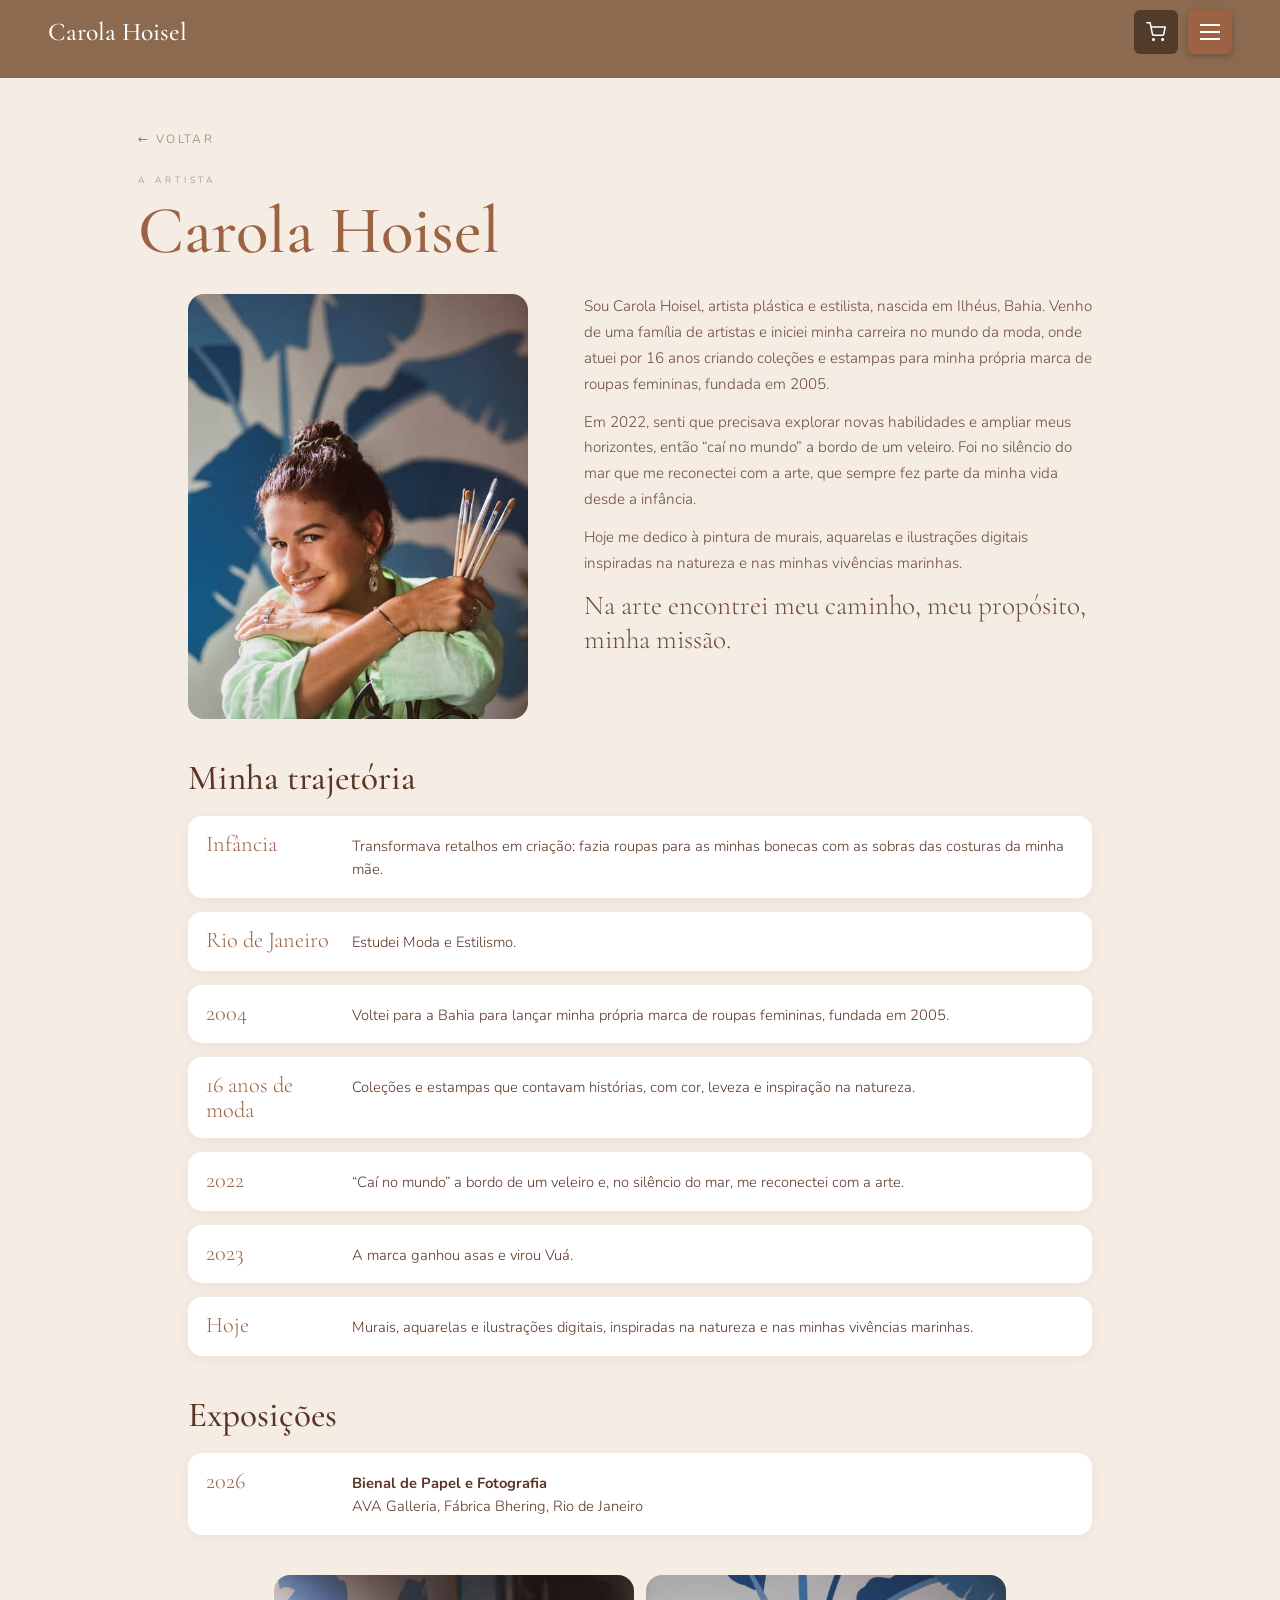
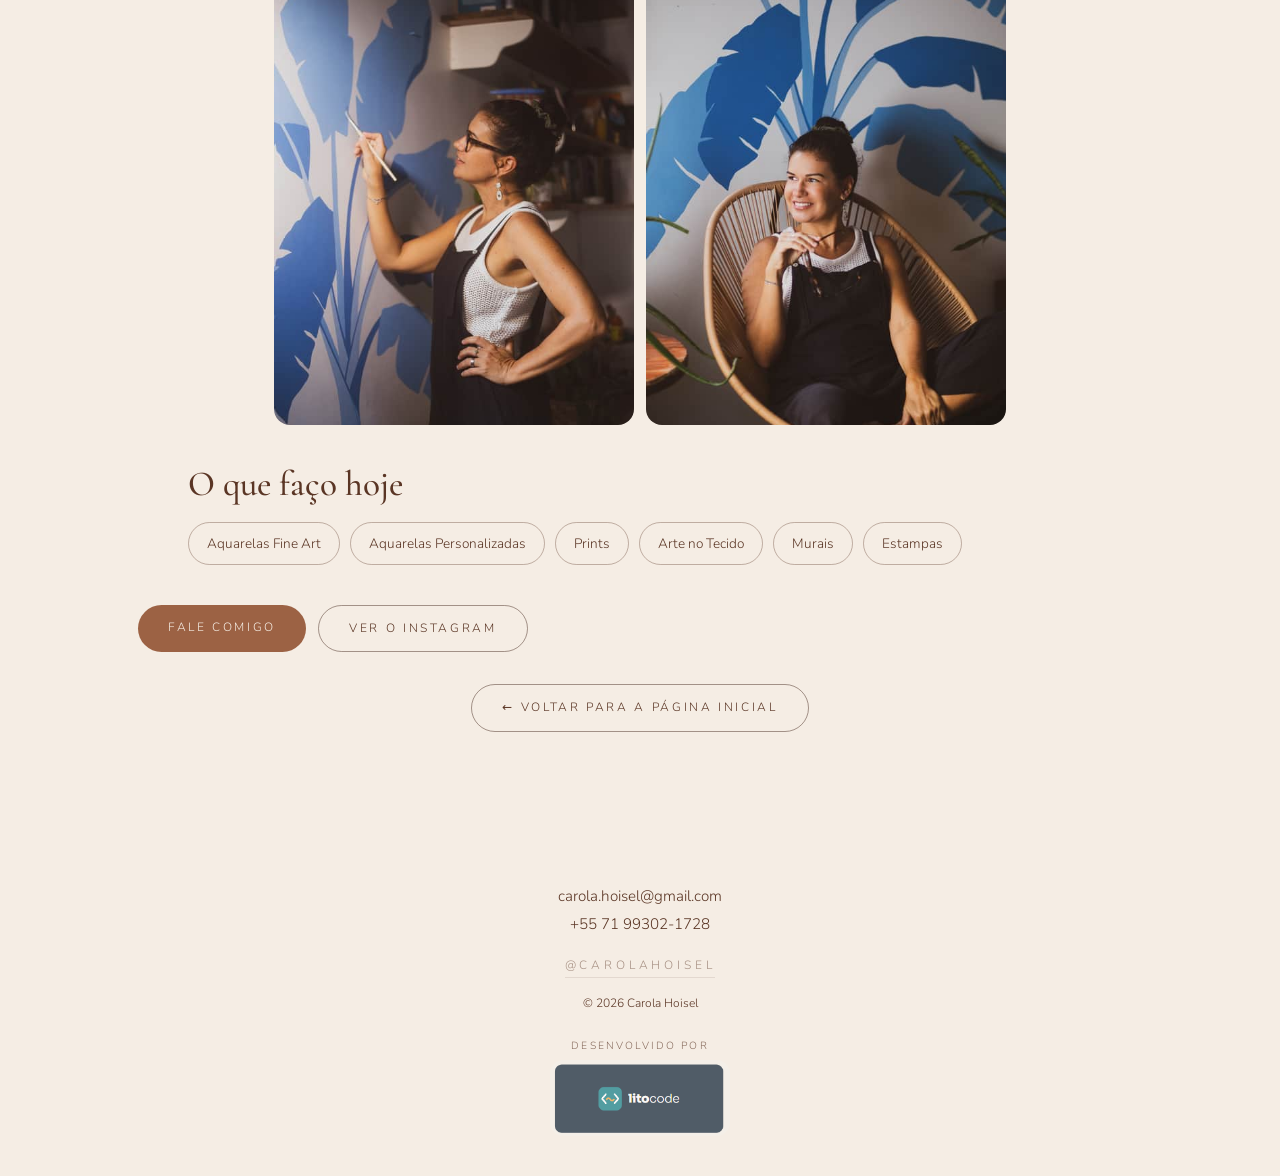
<file: sobre.html>
<!doctype html>
<html lang="pt-BR">

<head>
  <meta charset="utf-8">
  <meta name="viewport" content="width=device-width, initial-scale=1">
  <title>Sobre a artista — Carola Hoisel</title>
  <link rel="preconnect" href="https://fonts.googleapis.com">
  <link rel="preconnect" href="https://fonts.gstatic.com" crossorigin>
  <link
    href="https://fonts.googleapis.com/css2?family=Cormorant+Garamond:wght@400;500;600&family=Nunito:wght@300;400;600&display=swap"
    rel="stylesheet">
  <link rel="stylesheet" href="styles.css?v=126">
</head>

<body id="topo">

  <header class="header header-solid">
    <a href="index.html" class="brand">Carola Hoisel</a>
    <div class="header-actions">
      <button class="cart-btn" id="cartOpen" type="button" aria-label="Abrir carrinho">
        <svg viewBox="0 0 24 24" width="20" height="20" fill="none" stroke="currentColor" stroke-width="1.8"
          stroke-linecap="round" stroke-linejoin="round" aria-hidden="true">
          <circle cx="9" cy="21" r="1" /><circle cx="20" cy="21" r="1" />
          <path d="M1 1h4l2.68 13.39a2 2 0 0 0 2 1.61h9.72a2 2 0 0 0 2-1.61L23 6H6" />
        </svg>
        <span class="cart-count" id="cartCount" hidden>0</span>
      </button>
      <button class="burger" id="burger" aria-label="Abrir menu" aria-expanded="false" aria-controls="menu">
        <span></span><span></span><span></span>
      </button>
    </div>
    <nav class="menu" id="menu">
      <ul>
        <li><a href="index.html">Início</a></li>
        <li><a href="colecao.html?c=fine-art">Aquarelas Fine Art</a></li>
        <li><a href="orcamento.html">Aquarelas Personalizadas</a></li>
        <li><a href="colecao.html?c=prints">Prints</a></li>
        <li><a href="colecao.html?c=tecido">Arte no Tecido</a></li>
        <li><a href="index.html#murais">Murais</a></li>
        <li><a href="index.html#estampas">Estampas</a></li>
      </ul>
    </nav>
  </header>

  <main class="sec colecao sobre" id="sobre">
    <div class="sec-text">
      <a class="back" href="index.html#quem-sou">← Voltar</a>
      <p class="eyebrow">a artista</p>
      <h2 class="siena">Carola Hoisel</h2>
    </div>

    <section class="sobre-intro">
      <img class="sobre-foto" src="PERFIL/sobre-pinceis.jpg" alt="Carola Hoisel sorrindo, apoiada numa cadeira e segurando pincéis, em frente a um mural azul de folhas" loading="lazy">
      <div>
        <p>Sou Carola Hoisel, artista plástica e estilista, nascida em Ilhéus, Bahia. Venho de uma família de artistas e iniciei minha carreira no mundo da moda, onde atuei por 16 anos criando coleções e estampas para minha própria marca de roupas femininas, fundada em 2005.</p>
        <p>Em 2022, senti que precisava explorar novas habilidades e ampliar meus horizontes, então “caí no mundo” a bordo de um veleiro. Foi no silêncio do mar que me reconectei com a arte, que sempre fez parte da minha vida desde a infância.</p>
        <p>Hoje me dedico à pintura de murais, aquarelas e ilustrações digitais inspiradas na natureza e nas minhas vivências marinhas.</p>
        <p class="lead">Na arte encontrei meu caminho, meu propósito, minha missão.</p>
      </div>
    </section>

    <section class="sobre-bloco">
      <h3>Minha trajetória</h3>
      <ol class="linha-tempo">
        <li><span>Infância</span><p>Transformava retalhos em criação: fazia roupas para as minhas bonecas com as sobras das costuras da minha mãe.</p></li>
        <li><span>Rio de Janeiro</span><p>Estudei Moda e Estilismo.</p></li>
        <li><span>2004</span><p>Voltei para a Bahia para lançar minha própria marca de roupas femininas, fundada em 2005.</p></li>
        <li><span>16 anos de moda</span><p>Coleções e estampas que contavam histórias, com cor, leveza e inspiração na natureza.</p></li>
        <li><span>2022</span><p>“Caí no mundo” a bordo de um veleiro e, no silêncio do mar, me reconectei com a arte.</p></li>
        <li><span>2023</span><p>A marca ganhou asas e virou Vuá.</p></li>
        <li><span>Hoje</span><p>Murais, aquarelas e ilustrações digitais, inspiradas na natureza e nas minhas vivências marinhas.</p></li>
      </ol>
    </section>

    <section class="sobre-bloco">
      <h3>Exposições</h3>
      <ul class="expo">
        <li><span>2026</span><p><strong>Bienal de Papel e Fotografia</strong><br>AVA Galleria, Fábrica Bhering, Rio de Janeiro</p></li>
      </ul>
    </section>

    <section class="sobre-fotos" aria-label="Fotos da artista">
      <img src="PERFIL/sobre-pintando.jpg" alt="Carola Hoisel pintando uma folha azul numa parede" loading="lazy">
      <img src="PERFIL/sobre-atelie.jpg" alt="Carola Hoisel sentada numa cadeira de vime, rindo, em frente a um mural azul" loading="lazy">
    </section>

    <section class="sobre-bloco">
      <h3>O que faço hoje</h3>
      <div class="faco-hoje">
        <a href="colecao.html?c=fine-art">Aquarelas Fine Art</a>
        <a href="orcamento.html">Aquarelas Personalizadas</a>
        <a href="colecao.html?c=prints">Prints</a>
        <a href="colecao.html?c=tecido">Arte no Tecido</a>
        <a href="index.html#murais">Murais</a>
        <a href="index.html#estampas">Estampas</a>
      </div>
    </section>

    <div class="sec-cta">
      <a class="pill pill-dark" data-wa="Olá, Carola! Conheci seu trabalho no site e gostaria de conversar.">Fale comigo</a>
      <a class="pill pill-outline" href="https://www.instagram.com/carolahoisel/" target="_blank" rel="noopener">Ver o Instagram</a>
    </div>
    <div class="sec-cta voltar"><a class="pill pill-outline" href="index.html">← Voltar para a página inicial</a></div>
  </main>

  <footer class="foot">
    <div class="contact">
      <a href="mailto:carola.hoisel@gmail.com">carola.hoisel@gmail.com</a>
      <a href="https://wa.me/5571993021728" target="_blank" rel="noopener">+55 71 99302-1728</a>
    </div>
    <a class="insta" href="https://www.instagram.com/carolahoisel/" target="_blank" rel="noopener">@carolahoisel</a>
    <p>© <span id="year"></span> Carola Hoisel</p>
    <a class="credit" id="creditLink" href="#" target="_blank" rel="noopener"
      aria-label="Site desenvolvido por litocode">
      <span>Desenvolvido por</span>
      <img src="litocode.png" alt="litocode">
    </a>
  </footer>

  <!-- CARRINHO -->
  <div class="drawer-overlay" id="drawerOverlay" hidden></div>
  <aside class="drawer" id="drawer" aria-label="Carrinho de compras" aria-hidden="true">
    <div class="drawer-head">
      <h3>Seu carrinho</h3>
      <button type="button" class="drawer-close" id="cartClose" aria-label="Fechar carrinho">×</button>
    </div>
    <p class="drawer-empty" id="cartEmpty">Seu carrinho está vazio. Escolha uma obra para começar.</p>
    <ul class="drawer-items" id="cartItems"></ul>
    <div class="drawer-foot" id="cartFoot">
      <div class="frete" id="freteBox">
        <label for="cep">CEP para calcular o frete</label>
        <div class="frete-row">
          <input id="cep" inputmode="numeric" maxlength="9" placeholder="00000-000" autocomplete="postal-code">
          <button type="button" class="size" id="cepBtn">Calcular</button>
        </div>
        <p class="frete-msg" id="freteMsg" aria-live="polite"></p>
        <div class="frete-opcoes" id="freteOpcoes"></div>
      </div>
      <div class="email-box" id="emailBox" hidden>
        <label for="emailCliente">E-mail para receber o arquivo dos prints</label>
        <input id="emailCliente" type="email" inputmode="email" autocomplete="email" placeholder="seuemail@exemplo.com">
        <p class="frete-msg" id="emailMsg" aria-live="polite"></p>
      </div>
      <div class="drawer-line"><span>Subtotal</span><span id="cartSub">R$ 0</span></div>
      <div class="drawer-line"><span>Frete</span><span id="cartFrete">—</span></div>
      <div class="drawer-total"><span>Total</span><strong id="cartTotal">R$ 0</strong></div>
      <button type="button" class="pill pill-siena drawer-checkout" id="checkout">Pague no Pix</button>
    </div>
    <div class="pagamento" id="pagamento" hidden>
      <button type="button" class="pag-voltar" id="pagVoltar">← Voltar ao carrinho</button>
      <h3>Pagamento por Pix</h3>
      <p class="pag-total">Valor a pagar <strong id="pagTotal"></strong></p>
      <div class="pag-qr" id="pagQr" aria-label="QR Code do Pix"></div>
      <p class="pag-sub">Ou use o Pix copia e cola</p>
      <textarea id="pagCodigo" rows="4" readonly></textarea>
      <button type="button" class="pill pill-dark" id="pagCopiar">Copiar código Pix</button>
      <p class="pag-sub" id="pagEmail" hidden></p>
      <p class="pag-sub">Depois de pagar, envie o comprovante para a Carola. Pedido <strong id="pagPedido"></strong></p>
      <a class="pill pill-siena" id="pagWhats" target="_blank" rel="noopener">Enviar comprovante pelo WhatsApp</a>
    </div>
  </aside>

  <script src="qrcode.js"></script>
  <script src="script.js?v=126"></script>
</body>

</html>
</file>
<file: styles.css>
:root {
  --areia: #c9a882;
  --creme: #f5ede4;
  --peach: #d9c4b2;
  --siena: #9c6244;
  --botao: var(--siena); /* cor dos botões escuros e das opções selecionadas */
  --terra: #5a3524; /* cor dos textos: marrom escuro (antes era quase preto) */
  --cabecalho: #8c6a4f; /* marrom do cabeçalho das páginas internas, igual ao da página principal */
  --dark: #241610;
  --display: "Cormorant Garamond", Georgia, serif;
  --sans: "Nunito", system-ui, sans-serif;
  --ease: cubic-bezier(.22, 1, .36, 1);
}
* { box-sizing: border-box; margin: 0; }
html { scroll-behavior: smooth; }
body { font-family: var(--sans); font-weight: 300; color: var(--terra); background: var(--creme); line-height: 1.6; -webkit-font-smoothing: antialiased; }
a { color: inherit; text-decoration: none; }
h1, h2 { font-family: var(--display); font-weight: 500; line-height: 1.05; }
h2 { font-size: clamp(2.8rem, 6vw, 4.2rem); margin-bottom: 16px; }

/* placeholders de imagem */
.ph { background: linear-gradient(145deg, var(--c1, #b9976f), var(--c2, #8c6a4f)); }
img.ph { object-fit: cover; }

/* hero */
.hero { position: relative; min-height: 56vh; color: #fff; overflow: hidden; display: flex; }
.hero-media { position: absolute; inset: 0; width: 100%; height: 100%; object-fit: cover; }
.hero-shade { position: absolute; inset: 0; background: linear-gradient(180deg, rgba(30,18,10,.5) 0%, rgba(30,18,10,.34) 45%, rgba(30,18,10,.78) 100%); }
.hero-copy { position: absolute; inset: auto 0 0 0; padding-bottom: 32px; display: flex; flex-direction: column; align-items: center; text-align: center; }
.hero-title { font-size: clamp(3.2rem, 9vw, 6rem); margin-bottom: 8px; }

.header { position: absolute; inset: 0 0 auto 0; z-index: 50; display: flex; align-items: center; justify-content: space-between; flex-wrap: wrap; padding: 8px 20px 0; }
.brand { font-family: var(--display); font-size: 1.6rem; font-weight: 500; }
.burger { width: 44px; height: 44px; border: 0; border-radius: 6px; background: var(--siena); display: grid; place-content: center; gap: 5px; cursor: pointer; box-shadow: 0 2px 6px rgba(0,0,0,.25); }
.burger span { display: block; width: 20px; height: 2px; background: #fff; transition: transform .3s, opacity .3s; }
.burger[aria-expanded="true"] span:nth-child(1) { transform: translateY(7px) rotate(45deg); }
.burger[aria-expanded="true"] span:nth-child(2) { opacity: 0; }
.burger[aria-expanded="true"] span:nth-child(3) { transform: translateY(-7px) rotate(-45deg); }
.menu { flex-basis: 100%; max-height: 0; overflow: hidden; transition: max-height .5s var(--ease); background: rgba(36,22,16,.95); margin: 16px -20px 0; backdrop-filter: blur(6px); }
.menu.open { max-height: 420px; }
.menu ul { list-style: none; padding: 16px 20px; display: flex; flex-direction: column; gap: 4px; }
.menu a { display: block; padding: 10px 0; font-size: .85rem; text-transform: uppercase; letter-spacing: .18em; color: var(--creme); transition: color .2s; }
.menu a:hover { color: var(--areia); }

.eyebrow { font-size: 9px; text-transform: uppercase; letter-spacing: .42em; color: rgba(61,31,21,.5); margin-bottom: 8px; }
.eyebrow.light { color: rgba(255,255,255,.65); margin-bottom: 32px; }
.sec .eyebrow.light { color: rgba(245,237,228,.5); margin-bottom: 8px; }

/* botões */
.pill { display: inline-block; cursor: pointer; border-radius: 999px; padding: 13px 30px; font-size: .75rem; text-transform: uppercase; letter-spacing: .22em; transition: opacity .2s, background .2s; }
.pill:hover { opacity: .85; }
.pill-glass { border: 1px solid rgba(255,255,255,.35); background: rgba(255,255,255,.1); backdrop-filter: blur(4px); letter-spacing: .28em; }
.pill-glass:hover { background: rgba(255,255,255,.2); opacity: 1; }
.pill-dark { background: var(--botao); color: var(--creme); }
.pill-siena { background: var(--siena); color: var(--creme); }
.pill-cream { background: var(--creme); color: var(--terra); }

/* seções */
.sec { padding: 64px 0; }
.sec-text, .sec-cta, .feature, .price-row { padding: 0 24px; max-width: 760px; margin: 0 auto; }
.sec-text { margin-bottom: 28px; }
.sec-text p:last-child { font-size: 14px; opacity: .75; }
.sec-cta { padding-top: 8px; }
.bg-areia { background: var(--areia); }
.bg-creme { background: var(--creme); }
.bg-peach { background: var(--peach); }
.bg-dark { background: var(--dark); color: var(--creme); }
.on-dark { color: var(--creme); }
.on-dark-p { color: var(--creme); }
.siena { color: var(--siena); }

/* galerias com rolagem horizontal */
.gallery { display: flex; gap: 12px; overflow-x: auto; padding: 0 24px 24px; scroll-snap-type: x mandatory; scrollbar-width: none; }
.gallery::-webkit-scrollbar { display: none; }
.gallery > * { flex: none; border-radius: 16px; scroll-snap-align: start; width: min(var(--w), 420px); height: var(--h); }

/* destaque */
.feature-img { width: min(72vw, 280px); aspect-ratio: 3/4; border-radius: 16px; margin: 0 auto 32px; box-shadow: 0 10px 24px rgba(0,0,0,.18); }
.feature p:last-child { font-size: 14px; opacity: .7; }
.price-row { display: flex; align-items: center; justify-content: space-between; margin-top: 24px; padding-top: 20px; border-top: 1px solid rgba(61,31,21,.1); }
.price { font-family: var(--display); font-size: 2rem; font-weight: 500; line-height: 1; }

/* quem sou */
.about-grid { max-width: 960px; margin: 0 auto; padding: 0 24px; display: grid; gap: 32px; align-items: center; }
.about-photo { aspect-ratio: 4/5; border-radius: 16px; max-width: 360px; width: 100%; }
.about p { font-size: 14px; margin-bottom: 12px; opacity: .8; }

.foot { text-align: center; padding: 40px 24px; background: var(--creme); font-size: .75rem; }
.contact { display: flex; flex-direction: column; gap: 4px; margin-bottom: 20px; font-size: .95rem; }
.contact a:hover { color: var(--siena); }
.credit { display: inline-flex; flex-direction: column; align-items: center; gap: 6px; margin-top: 24px; font-size: .65rem; text-transform: uppercase; letter-spacing: .2em; opacity: .7; transition: opacity .2s; }
.credit:hover { opacity: 1; }
.credit img { width: 180px; height: auto; border-radius: 14px; }
.insta { display: inline-block; text-transform: uppercase; letter-spacing: .32em; font-size: .75rem; opacity: .5; border-bottom: 1px solid rgba(61,31,21,.2); padding-bottom: 2px; margin-bottom: 16px; }
.insta:hover { opacity: .8; }

/* animação de entrada */
.reveal { opacity: 0; transform: translateY(42px); transition: opacity .8s var(--ease), transform .8s var(--ease); }
.reveal.in { opacity: 1; transform: none; }
@media (prefers-reduced-motion: reduce) { .reveal { opacity: 1; transform: none; transition: none; } html { scroll-behavior: auto; } }

@media (min-width: 800px) {
  .header { padding: 10px 48px 0; }
  .menu { margin: 16px -48px 0; }
  .menu ul { padding: 16px 48px; }
  .sec { padding: 96px 0; }
  .sec-text, .sec-cta, .feature, .price-row { max-width: 1100px; padding: 0 48px; }
  .gallery { padding: 0 48px 24px; }
  .gallery > * { width: 360px; }
  .about-grid { grid-template-columns: 360px 1fr; gap: 64px; }
}

/* carrinho */
.header-actions { display: flex; align-items: center; gap: 10px; }
.cart-btn { position: relative; width: 44px; height: 44px; border: 0; border-radius: 6px; background: rgba(36,22,16,.55); color: #fff; display: grid; place-items: center; cursor: pointer; backdrop-filter: blur(4px); }
.cart-count { position: absolute; top: -6px; right: -6px; min-width: 20px; height: 20px; padding: 0 5px; border-radius: 999px; background: var(--siena); color: #fff; font-size: .7rem; font-weight: 600; display: grid; place-items: center; }
.cart-count[hidden] { display: none; }

.shop { display: grid; grid-template-columns: 1fr; gap: 20px; padding: 0 24px; max-width: 1100px; margin: 0 auto; }
.product { background: #fff; border-radius: 16px; overflow: hidden; box-shadow: 0 4px 14px rgba(61,31,21,.08); display: flex; flex-direction: column; }
.product-img { width: 100%; aspect-ratio: 1; object-fit: cover; display: block; }
.product-info { padding: 16px; display: flex; flex-direction: column; gap: 4px; flex: 1; }
.product-row { display: flex; justify-content: space-between; align-items: baseline; gap: 8px; }
.product h3 { font-family: var(--display); font-weight: 500; font-size: 1.6rem; line-height: 1.1; }
.product-price { font-weight: 600; font-size: .95rem; }
.product-tech { font-size: .8rem; opacity: .6; margin-bottom: 12px; }
.product-btn { margin-top: auto; width: 100%; padding: 11px 16px; font-size: .68rem; }
.pill-line { background: transparent; border: 1px solid rgba(61,31,21,.35); color: var(--terra); cursor: default; }
.pill-line:hover { opacity: 1; }
button.pill { border: 0; font-family: inherit; }
button.pill-line { border: 1px solid rgba(61,31,21,.35); }

.drawer-overlay { position: fixed; inset: 0; background: rgba(36,22,16,.5); z-index: 90; }
.drawer-overlay[hidden] { display: none; }
.drawer { position: fixed; top: 0; right: 0; bottom: 0; width: min(400px, 100vw); background: var(--creme); z-index: 100; padding: 24px; display: flex; flex-direction: column; transform: translateX(100%); visibility: hidden; transition: transform .4s var(--ease), visibility .4s; box-shadow: -8px 0 30px rgba(0,0,0,.2); }
.drawer.open { transform: none; visibility: visible; }
.drawer-head { display: flex; justify-content: space-between; align-items: center; margin-bottom: 16px; }
.drawer-head h3 { font-family: var(--display); font-weight: 500; font-size: 2rem; }
.drawer-close { border: 0; background: none; font-size: 2rem; line-height: 1; cursor: pointer; color: var(--terra); }
.drawer-empty { font-size: .9rem; opacity: .7; }
.drawer-items { list-style: none; padding: 0; flex: 1; overflow-y: auto; display: flex; flex-direction: column; gap: 14px; }
.drawer-items li { display: grid; grid-template-columns: 64px 1fr auto; gap: 12px; align-items: center; }
.drawer-thumb { width: 64px; height: 64px; border-radius: 10px; object-fit: cover; }
.drawer-items div { display: flex; flex-direction: column; font-size: .85rem; line-height: 1.35; }
.drawer-items div span { opacity: .65; }
.drawer-items button { border: 0; background: none; cursor: pointer; font-size: 1.4rem; color: var(--terra); opacity: .6; }
.drawer-items button:hover { opacity: 1; }
.drawer-foot { border-top: 1px solid rgba(61,31,21,.15); padding-top: 16px; }
.drawer-foot[hidden], .drawer-empty[hidden] { display: none; }
.drawer-total { display: flex; justify-content: space-between; font-size: 1.1rem; margin-bottom: 8px; }
.drawer-note { font-size: .75rem; opacity: .6; margin-bottom: 16px; }
.drawer-checkout { width: 100%; }
.no-scroll { overflow: hidden; }

@media (min-width: 600px) { .shop { grid-template-columns: repeat(2, 1fr); } }
@media (min-width: 900px) { .shop { grid-template-columns: repeat(3, 1fr); padding: 0 48px; } }

/* página de coleção e "ver mais" */
.header-solid { position: relative; background: var(--cabecalho); color: #fff; padding-bottom: 8px; }
.header-solid .menu { margin-bottom: 0; }
.colecao { background: var(--creme); min-height: 70vh; padding-top: 48px; }
.back { display: inline-block; margin-bottom: 24px; font-size: .75rem; text-transform: uppercase; letter-spacing: .2em; opacity: .6; }
.back:hover { opacity: 1; }
.sec-cta { display: flex; flex-wrap: wrap; gap: 12px; }
.pill-outline { border: 1px solid rgba(61,31,21,.45); color: var(--terra); background: transparent; }
.pill-outline:hover { background: var(--botao); color: var(--creme); opacity: 1; }
.shop[hidden], .grid-gallery[hidden], .sec-cta[hidden] { display: none; }
.grid-gallery { display: grid; grid-template-columns: repeat(2, 1fr); gap: 12px; padding: 0 24px 32px; max-width: 1100px; margin: 0 auto; }
.grid-gallery > * { aspect-ratio: 4/5; border-radius: 16px; width: 100%; object-fit: cover; }
.colecao .shop { padding-bottom: 32px; }
@media (min-width: 800px) { .grid-gallery { grid-template-columns: repeat(3, 1fr); padding: 0 48px 32px; } }
.product-img { aspect-ratio: 4/5; }
.grid-gallery.grid-3 { grid-template-columns: 1fr; gap: 20px; padding-bottom: 24px; }
@media (min-width: 600px) { .grid-gallery.grid-3 { grid-template-columns: repeat(2, 1fr); } }
@media (min-width: 900px) { .grid-gallery.grid-3 { grid-template-columns: repeat(3, 1fr); } }

/* seletor de tamanho */
.sizes { display: flex; gap: 6px; margin-bottom: 12px; }
.size { flex: 1; font: inherit; font-size: .75rem; font-weight: 600; letter-spacing: .05em; padding: 7px 0; border-radius: 999px; border: 1px solid rgba(61,31,21,.3); background: transparent; color: var(--terra); cursor: pointer; transition: background .2s, color .2s; }
.size:hover { border-color: var(--botao); }
.size.on { background: var(--botao); color: var(--creme); border-color: var(--botao); }

/* ampliar imagem */
img.product-img, .gallery img, .grid-gallery img { cursor: zoom-in; }
.lightbox { position: fixed; inset: 0; z-index: 200; background: rgba(36,22,16,.93); display: flex; flex-direction: column; align-items: center; justify-content: center; padding: 24px; gap: 12px; cursor: zoom-out; }
.lightbox[hidden] { display: none; }
.lightbox img, .lightbox video { max-width: 94vw; max-height: 84vh; object-fit: contain; border-radius: 6px; cursor: default; box-shadow: 0 10px 40px rgba(0,0,0,.4); }
.lightbox-cap { color: var(--creme); font-family: var(--display); font-size: 1.3rem; text-align: center; }
.lightbox-close { position: absolute; top: 12px; right: 18px; border: 0; background: none; color: #fff; font-size: 2.4rem; line-height: 1; cursor: pointer; }

/* imagens: sem arrastar, selecionar nem menu de toque longo */
img { -webkit-user-drag: none; user-select: none; -webkit-user-select: none; -webkit-touch-callout: none; }

/* efeito ao passar o mouse: imagem aumenta 5% */
@media (hover: hover) {
  .product-img, .grid-gallery > .reveal.in { transition: transform .4s var(--ease); }
  .product-img:hover { transform: scale(1.05); }
  .grid-gallery > .reveal.in { position: relative; }
  .grid-gallery > .reveal.in:hover { transform: scale(1.05); z-index: 2; }
}

/* carrossel de fotos da obra */
.slider { position: relative; }
.slides { display: flex; overflow-x: auto; scroll-snap-type: x mandatory; scrollbar-width: none; }
.slides::-webkit-scrollbar { display: none; }
.slides .product-img { flex: 0 0 100%; scroll-snap-align: start; object-fit: cover; }
.slide-btn { position: absolute; top: 50%; transform: translateY(-50%); width: 34px; height: 34px; border: 0; border-radius: 50%; background: rgba(245,237,228,.85); color: var(--terra); font-size: 1.4rem; line-height: 1; cursor: pointer; display: grid; place-items: center; padding: 0 0 3px; }
.slide-btn.prev { left: 8px; }
.slide-btn.next { right: 8px; }
.slide-btn:hover { background: var(--creme); }
.dots { position: absolute; bottom: 10px; left: 0; right: 0; display: flex; justify-content: center; gap: 6px; pointer-events: none; }
.dots span { width: 7px; height: 7px; border-radius: 50%; background: rgba(255,255,255,.55); }
.dots span.on { background: #fff; box-shadow: 0 0 2px rgba(0,0,0,.4); }
.slides .product-img:hover { transform: none; }

/* carrossel: o conjunto de fotos aumenta 5% (o .slider corta o excesso, sem criar barra de rolagem) */
.slider { overflow: hidden; }
@media (hover: hover) {
  .slides { transition: transform .4s var(--ease); }
  .slider:hover .slides { transform: scale(1.05); }
}

/* frete no carrinho */
.frete { margin-bottom: 14px; }
.frete[hidden] { display: none; }
.frete label { display: block; font-size: .78rem; opacity: .7; margin-bottom: 6px; }
.frete-row { display: flex; gap: 8px; }
.frete-row input { flex: 1; min-width: 0; font: inherit; font-size: .9rem; padding: 9px 12px; border-radius: 999px; border: 1px solid rgba(61,31,21,.3); background: #fff; color: var(--terra); }
.frete-row .size { flex: none; padding: 0 16px; }
.frete-msg { font-size: .78rem; margin-top: 6px; min-height: 1em; opacity: .75; }
.drawer-line { display: flex; justify-content: space-between; font-size: .9rem; margin-bottom: 6px; }
.frete-opcoes { display: flex; flex-direction: column; gap: 6px; margin-top: 8px; }
.opcao { display: grid; grid-template-columns: auto 1fr auto; align-items: center; gap: 8px; padding: 9px 12px; border: 1px solid rgba(61,31,21,.25); border-radius: 12px; font-size: .82rem; cursor: pointer; }
.opcao.on { border-color: var(--botao); background: rgba(156,98,68,.08); }
.opcao input { accent-color: var(--siena); margin: 0; }
.opcao span:last-child { font-weight: 600; }

/* página de orçamento (como funciona) */
.passos { list-style: none; padding: 0 24px; margin: 0 auto 40px; max-width: 760px; display: flex; flex-direction: column; gap: 22px; }
.passos li { display: grid; grid-template-columns: 44px 1fr; gap: 16px; align-items: start; }
.passo-n { width: 44px; height: 44px; border-radius: 50%; background: var(--siena); color: var(--creme); font-family: var(--display); font-size: 1.5rem; display: grid; place-items: center; }
.passos h3 { font-family: var(--display); font-weight: 500; font-size: 1.6rem; line-height: 1.1; margin-bottom: 4px; }
.passos p { font-size: .92rem; opacity: .8; }
.dicas { max-width: 760px; margin: 0 auto 36px; padding: 20px 24px; background: var(--peach); border-radius: 16px; }
.dicas h3 { font-family: var(--display); font-weight: 500; font-size: 1.6rem; margin-bottom: 8px; }
.dicas ul { margin: 0; padding-left: 20px; font-size: .92rem; display: grid; gap: 4px; }
@media (min-width: 800px) { .passos, .dicas { padding-left: 48px; padding-right: 48px; } .dicas { margin-left: auto; margin-right: auto; } }

#orcamento .sec-cta { justify-content: center; }

/* simulador de valor de referência */
.config { max-width: 760px; margin: 0 auto 32px; padding: 24px; background: #fff; border-radius: 16px; box-shadow: 0 4px 14px rgba(61,31,21,.08); }
.config h3 { font-family: var(--display); font-weight: 500; font-size: 1.8rem; line-height: 1.1; }
.config-sub { font-size: .88rem; opacity: .7; margin: 4px 0 16px; }
.config-grupo { margin-bottom: 16px; }
.config-grupo p { font-size: .75rem; text-transform: uppercase; letter-spacing: .18em; opacity: .6; margin-bottom: 8px; }
.config .sizes { flex-wrap: wrap; margin-bottom: 0; }
.config .size { flex: 1 1 auto; padding: 9px 16px; }
.config-result { display: flex; justify-content: space-between; align-items: baseline; padding-top: 16px; border-top: 1px solid rgba(61,31,21,.15); }
.config-result strong { font-family: var(--display); font-weight: 500; font-size: 2.2rem; line-height: 1; color: var(--siena); }
.config-nota { font-size: .78rem; opacity: .6; margin-top: 8px; }
@media (min-width: 800px) { .config { margin-left: auto; margin-right: auto; } }

.colecao .voltar { justify-content: center; padding-top: 24px; padding-bottom: 8px; }

/* cada passo do orçamento ganha uma mancha de aquarela de uma cor */
.passos { gap: 38px; }
.passos li { position: relative; isolation: isolate; padding: 24px 28px; }
.passos li::before { content: ""; position: absolute; inset: -12px -14px; z-index: -1; background: var(--mancha) center / 100% 100% no-repeat; }
.passos li:nth-child(1) { --mancha: url("data:image/svg+xml,%3Csvg%20xmlns%3D%27http%3A%2F%2Fwww.w3.org%2F2000%2Fsvg%27%20viewBox%3D%270%200%20400%20170%27%20preserveAspectRatio%3D%27none%27%3E%3Cfilter%20id%3D%27f%27%20x%3D%27-10%25%27%20y%3D%27-10%25%27%20width%3D%27120%25%27%20height%3D%27120%25%27%3E%3CfeTurbulence%20type%3D%27fractalNoise%27%20baseFrequency%3D%270.035%27%20numOctaves%3D%273%27%20seed%3D%273%27%20result%3D%27n%27%2F%3E%3CfeDisplacementMap%20in%3D%27SourceGraphic%27%20in2%3D%27n%27%20scale%3D%2716%27%2F%3E%3CfeGaussianBlur%20stdDeviation%3D%270.7%27%2F%3E%3C%2Ffilter%3E%3Cg%20filter%3D%27url(%23f)%27%3E%3Cpath%20d%3D%27M30%2060%20C20%2020%2090%2010%20160%2022%20C240%206%20340%2014%20372%2050%20C392%2090%20372%20130%20330%20140%20C260%20154%20170%20150%20100%20144%20C50%20140%2040%20100%2030%2060%20Z%27%20fill%3D%27%23e8b49a%27%20fill-opacity%3D%27.62%27%20stroke%3D%27%23c9805f%27%20stroke-opacity%3D%27.35%27%20stroke-width%3D%272%27%2F%3E%3Cpath%20d%3D%27M24%2080%20C18%2040%2070%2018%20140%2020%20C220%2012%20300%2020%20360%2038%20C396%2060%20384%20110%20356%20134%20C300%20156%20200%20142%20120%20148%20C60%20152%2028%20120%2024%2080%20Z%27%20fill%3D%27%23c9805f%27%20fill-opacity%3D%27.14%27%20transform%3D%27translate(16%2014)%20scale(.92)%27%2F%3E%3C%2Fg%3E%3C%2Fsvg%3E"); }
.passos li:nth-child(2) { --mancha: url("data:image/svg+xml,%3Csvg%20xmlns%3D%27http%3A%2F%2Fwww.w3.org%2F2000%2Fsvg%27%20viewBox%3D%270%200%20400%20170%27%20preserveAspectRatio%3D%27none%27%3E%3Cfilter%20id%3D%27f%27%20x%3D%27-10%25%27%20y%3D%27-10%25%27%20width%3D%27120%25%27%20height%3D%27120%25%27%3E%3CfeTurbulence%20type%3D%27fractalNoise%27%20baseFrequency%3D%270.035%27%20numOctaves%3D%273%27%20seed%3D%2710%27%20result%3D%27n%27%2F%3E%3CfeDisplacementMap%20in%3D%27SourceGraphic%27%20in2%3D%27n%27%20scale%3D%2716%27%2F%3E%3CfeGaussianBlur%20stdDeviation%3D%270.7%27%2F%3E%3C%2Ffilter%3E%3Cg%20filter%3D%27url(%23f)%27%3E%3Cpath%20d%3D%27M24%2080%20C18%2040%2070%2018%20140%2020%20C220%2012%20300%2020%20360%2038%20C396%2060%20384%20110%20356%20134%20C300%20156%20200%20142%20120%20148%20C60%20152%2028%20120%2024%2080%20Z%27%20fill%3D%27%23b8c8ae%27%20fill-opacity%3D%27.62%27%20stroke%3D%27%237e9a72%27%20stroke-opacity%3D%27.35%27%20stroke-width%3D%272%27%2F%3E%3Cpath%20d%3D%27M36%2046%20C60%2014%20150%2018%20220%2014%20C300%2010%20372%2024%20380%2070%20C388%20118%20330%20150%20250%20146%20C160%20152%2080%20150%2046%20112%20C28%2090%2028%2066%2036%2046%20Z%27%20fill%3D%27%237e9a72%27%20fill-opacity%3D%27.14%27%20transform%3D%27translate(16%2014)%20scale(.92)%27%2F%3E%3C%2Fg%3E%3C%2Fsvg%3E"); }
.passos li:nth-child(3) { --mancha: url("data:image/svg+xml,%3Csvg%20xmlns%3D%27http%3A%2F%2Fwww.w3.org%2F2000%2Fsvg%27%20viewBox%3D%270%200%20400%20170%27%20preserveAspectRatio%3D%27none%27%3E%3Cfilter%20id%3D%27f%27%20x%3D%27-10%25%27%20y%3D%27-10%25%27%20width%3D%27120%25%27%20height%3D%27120%25%27%3E%3CfeTurbulence%20type%3D%27fractalNoise%27%20baseFrequency%3D%270.035%27%20numOctaves%3D%273%27%20seed%3D%2717%27%20result%3D%27n%27%2F%3E%3CfeDisplacementMap%20in%3D%27SourceGraphic%27%20in2%3D%27n%27%20scale%3D%2716%27%2F%3E%3CfeGaussianBlur%20stdDeviation%3D%270.7%27%2F%3E%3C%2Ffilter%3E%3Cg%20filter%3D%27url(%23f)%27%3E%3Cpath%20d%3D%27M36%2046%20C60%2014%20150%2018%20220%2014%20C300%2010%20372%2024%20380%2070%20C388%20118%20330%20150%20250%20146%20C160%20152%2080%20150%2046%20112%20C28%2090%2028%2066%2036%2046%20Z%27%20fill%3D%27%23a7c4d4%27%20fill-opacity%3D%27.62%27%20stroke%3D%27%235f8aa3%27%20stroke-opacity%3D%27.35%27%20stroke-width%3D%272%27%2F%3E%3Cpath%20d%3D%27M20%2070%20C26%2030%20100%2014%20180%2024%20C250%2032%20330%208%20374%2046%20C398%2080%20366%20128%20310%20138%20C240%20150%20150%20142%2090%20140%20C40%20136%2014%20104%2020%2070%20Z%27%20fill%3D%27%235f8aa3%27%20fill-opacity%3D%27.14%27%20transform%3D%27translate(16%2014)%20scale(.92)%27%2F%3E%3C%2Fg%3E%3C%2Fsvg%3E"); }
.passos li:nth-child(4) { --mancha: url("data:image/svg+xml,%3Csvg%20xmlns%3D%27http%3A%2F%2Fwww.w3.org%2F2000%2Fsvg%27%20viewBox%3D%270%200%20400%20170%27%20preserveAspectRatio%3D%27none%27%3E%3Cfilter%20id%3D%27f%27%20x%3D%27-10%25%27%20y%3D%27-10%25%27%20width%3D%27120%25%27%20height%3D%27120%25%27%3E%3CfeTurbulence%20type%3D%27fractalNoise%27%20baseFrequency%3D%270.035%27%20numOctaves%3D%273%27%20seed%3D%2724%27%20result%3D%27n%27%2F%3E%3CfeDisplacementMap%20in%3D%27SourceGraphic%27%20in2%3D%27n%27%20scale%3D%2716%27%2F%3E%3CfeGaussianBlur%20stdDeviation%3D%270.7%27%2F%3E%3C%2Ffilter%3E%3Cg%20filter%3D%27url(%23f)%27%3E%3Cpath%20d%3D%27M20%2070%20C26%2030%20100%2014%20180%2024%20C250%2032%20330%208%20374%2046%20C398%2080%20366%20128%20310%20138%20C240%20150%20150%20142%2090%20140%20C40%20136%2014%20104%2020%2070%20Z%27%20fill%3D%27%23ebcf8e%27%20fill-opacity%3D%27.62%27%20stroke%3D%27%23c79d3c%27%20stroke-opacity%3D%27.35%27%20stroke-width%3D%272%27%2F%3E%3Cpath%20d%3D%27M30%2060%20C20%2020%2090%2010%20160%2022%20C240%206%20340%2014%20372%2050%20C392%2090%20372%20130%20330%20140%20C260%20154%20170%20150%20100%20144%20C50%20140%2040%20100%2030%2060%20Z%27%20fill%3D%27%23c79d3c%27%20fill-opacity%3D%27.14%27%20transform%3D%27translate(16%2014)%20scale(.92)%27%2F%3E%3C%2Fg%3E%3C%2Fsvg%3E"); }

/* pagamento por Pix */
.drawer.pagando .drawer-items, .drawer.pagando .drawer-foot, .drawer.pagando .drawer-empty { display: none; }
.drawer { overflow-y: auto; }
.pagamento[hidden] { display: none; }
.pagamento { display: flex; flex-direction: column; gap: 12px; }
.pagamento h3 { font-family: var(--display); font-weight: 500; font-size: 1.8rem; line-height: 1.1; }
.pag-voltar { align-self: flex-start; border: 0; background: none; font: inherit; font-size: .78rem; text-transform: uppercase; letter-spacing: .15em; opacity: .65; cursor: pointer; color: var(--terra); padding: 0; }
.pag-voltar:hover { opacity: 1; }
.pag-total { display: flex; justify-content: space-between; align-items: baseline; font-size: .95rem; }
.pag-total strong { font-family: var(--display); font-weight: 500; font-size: 2rem; color: var(--siena); }
.pag-qr { background: #fff; border-radius: 14px; padding: 12px; width: min(260px, 100%); margin: 0 auto; }
.pag-qr svg { display: block; width: 100%; height: auto; }
.pag-sub { font-size: .8rem; opacity: .75; }
#pagCodigo { width: 100%; font: inherit; font-size: .72rem; padding: 10px; border-radius: 12px; border: 1px solid rgba(61,31,21,.3); background: #fff; color: var(--terra); resize: none; word-break: break-all; }
.pagamento .pill { text-align: center; }

/* e-mail para receber os prints */
.email-box { margin-bottom: 14px; }
.email-box[hidden] { display: none; }
.email-box label { display: block; font-size: .78rem; opacity: .7; margin-bottom: 6px; }
.email-box input { width: 100%; font: inherit; font-size: .9rem; padding: 9px 12px; border-radius: 999px; border: 1px solid rgba(61,31,21,.3); background: #fff; color: var(--terra); }

/* e-mail para receber os prints */
.email-box { margin-bottom: 14px; }
.email-box[hidden] { display: none; }
.email-box label { display: block; font-size: .78rem; opacity: .7; margin-bottom: 6px; }
.email-box input { width: 100%; font: inherit; font-size: .9rem; padding: 9px 12px; border-radius: 999px; border: 1px solid rgba(61,31,21,.3); background: #fff; color: var(--terra); }

.size:disabled { opacity: .35; cursor: not-allowed; text-decoration: line-through; }
.size:disabled:hover { border-color: rgba(61,31,21,.3); }
.config-obs { font-size: .8rem; opacity: .75; margin: 4px 0 16px; padding: 10px 12px; background: rgba(156,98,68,.08); border-radius: 12px; }

.papel-spec { font-size: .82rem; line-height: 1.55; margin-top: 10px; padding: 10px 12px; background: rgba(156,98,68,.08); border-radius: 12px; opacity: .9; }

/* texto sobre a escolha do papel */
.sobre-papel { max-width: 760px; margin: 0 auto 28px; padding: 0 24px; }
.sobre-papel h3 { font-family: var(--display); font-weight: 500; font-size: 1.8rem; line-height: 1.1; margin-bottom: 8px; }
.sobre-papel p { font-size: .92rem; line-height: 1.65; opacity: .85; }
@media (min-width: 800px) { .sobre-papel { padding: 0 48px; } }

.about-photo { object-fit: cover; object-position: 50% 55%; display: block; }

/* carrossel dentro da grade de imagens (primeiro quadrado de Murais) */
.grid-gallery > .slider { aspect-ratio: 4/5; border-radius: 16px; overflow: hidden; }
.grid-gallery > .slider .slides, .grid-gallery > .slider .product-img { height: 100%; }
@media (hover: hover) { .grid-gallery > .slider:hover .slides { transform: none; } }

.lightbox video { background: #000; }
.slides video { cursor: zoom-in; }

/* página "sobre a artista" */
.sobre .sobre-intro, .sobre .sobre-bloco, .sobre .sobre-fotos { max-width: 1000px; margin: 0 auto 40px; padding: 0 24px; }
.sobre-intro { display: grid; gap: 28px; align-items: start; }
.sobre-foto { width: 100%; max-width: 360px; aspect-ratio: 4/5; object-fit: cover; border-radius: 16px; margin: 0 auto; display: block; }
.sobre .lead { font-family: var(--display); font-size: 1.7rem; line-height: 1.25; margin-bottom: 14px; }
.sobre-intro p { font-size: .95rem; line-height: 1.7; opacity: .88; margin-bottom: 12px; }
.sobre-bloco h3 { font-family: var(--display); font-weight: 500; font-size: 2.2rem; line-height: 1.1; margin-bottom: 18px; }
.linha-tempo, .expo { list-style: none; padding: 0; margin: 0; display: grid; gap: 14px; }
.linha-tempo li, .expo li { display: grid; grid-template-columns: 130px 1fr; gap: 16px; padding: 16px 18px; background: #fff; border-radius: 14px; box-shadow: 0 3px 12px rgba(61,31,21,.06); align-items: baseline; }
.linha-tempo span, .expo span { font-family: var(--display); font-size: 1.4rem; color: var(--siena); line-height: 1.1; }
.linha-tempo p, .expo p { margin: 0; font-size: .92rem; line-height: 1.6; }
.sobre-fotos { display: grid; grid-template-columns: repeat(2, 1fr); gap: 12px; }
.sobre-fotos img { width: 100%; aspect-ratio: 4/5; object-fit: cover; border-radius: 16px; }
.faco-hoje { display: flex; flex-wrap: wrap; gap: 10px; }
.faco-hoje a { padding: 10px 18px; border-radius: 999px; border: 1px solid rgba(90,53,36,.35); font-size: .85rem; transition: background .2s, color .2s; }
.faco-hoje a:hover { background: var(--botao); border-color: var(--botao); color: var(--creme); }
.sobre .sec-cta { margin-bottom: 8px; }
.sobre-btn { margin-top: 12px; }
@media (min-width: 800px) {
  .sobre .sobre-intro, .sobre .sobre-bloco, .sobre .sobre-fotos { padding: 0 48px; }
  .sobre-intro { grid-template-columns: 340px 1fr; gap: 56px; }
  .sobre-foto { margin: 0; }
  .sobre-fotos { grid-template-columns: repeat(2, minmax(0, 360px)); justify-content: center; }
}
@media (max-width: 600px) { .linha-tempo li, .expo li { grid-template-columns: 1fr; gap: 4px; } }

.product-desc { font-size: .8rem; line-height: 1.5; opacity: .75; margin: 2px 0 10px; }

/* foto ajustada à largura do cartão: aparece inteira, sem cortar */
.product-img.pela-largura { object-fit: contain; background: #fff; }

/* medida e descrição ficam coladas, sem espaço entre elas */
.product-tech.com-desc { margin-bottom: 0; }
.product-tech.com-desc + .product-desc { margin-top: -4px; }

/* texto acima das medidas, colado nelas */
.product-desc.product-antes { margin: 0 0 -4px; }
</file>
